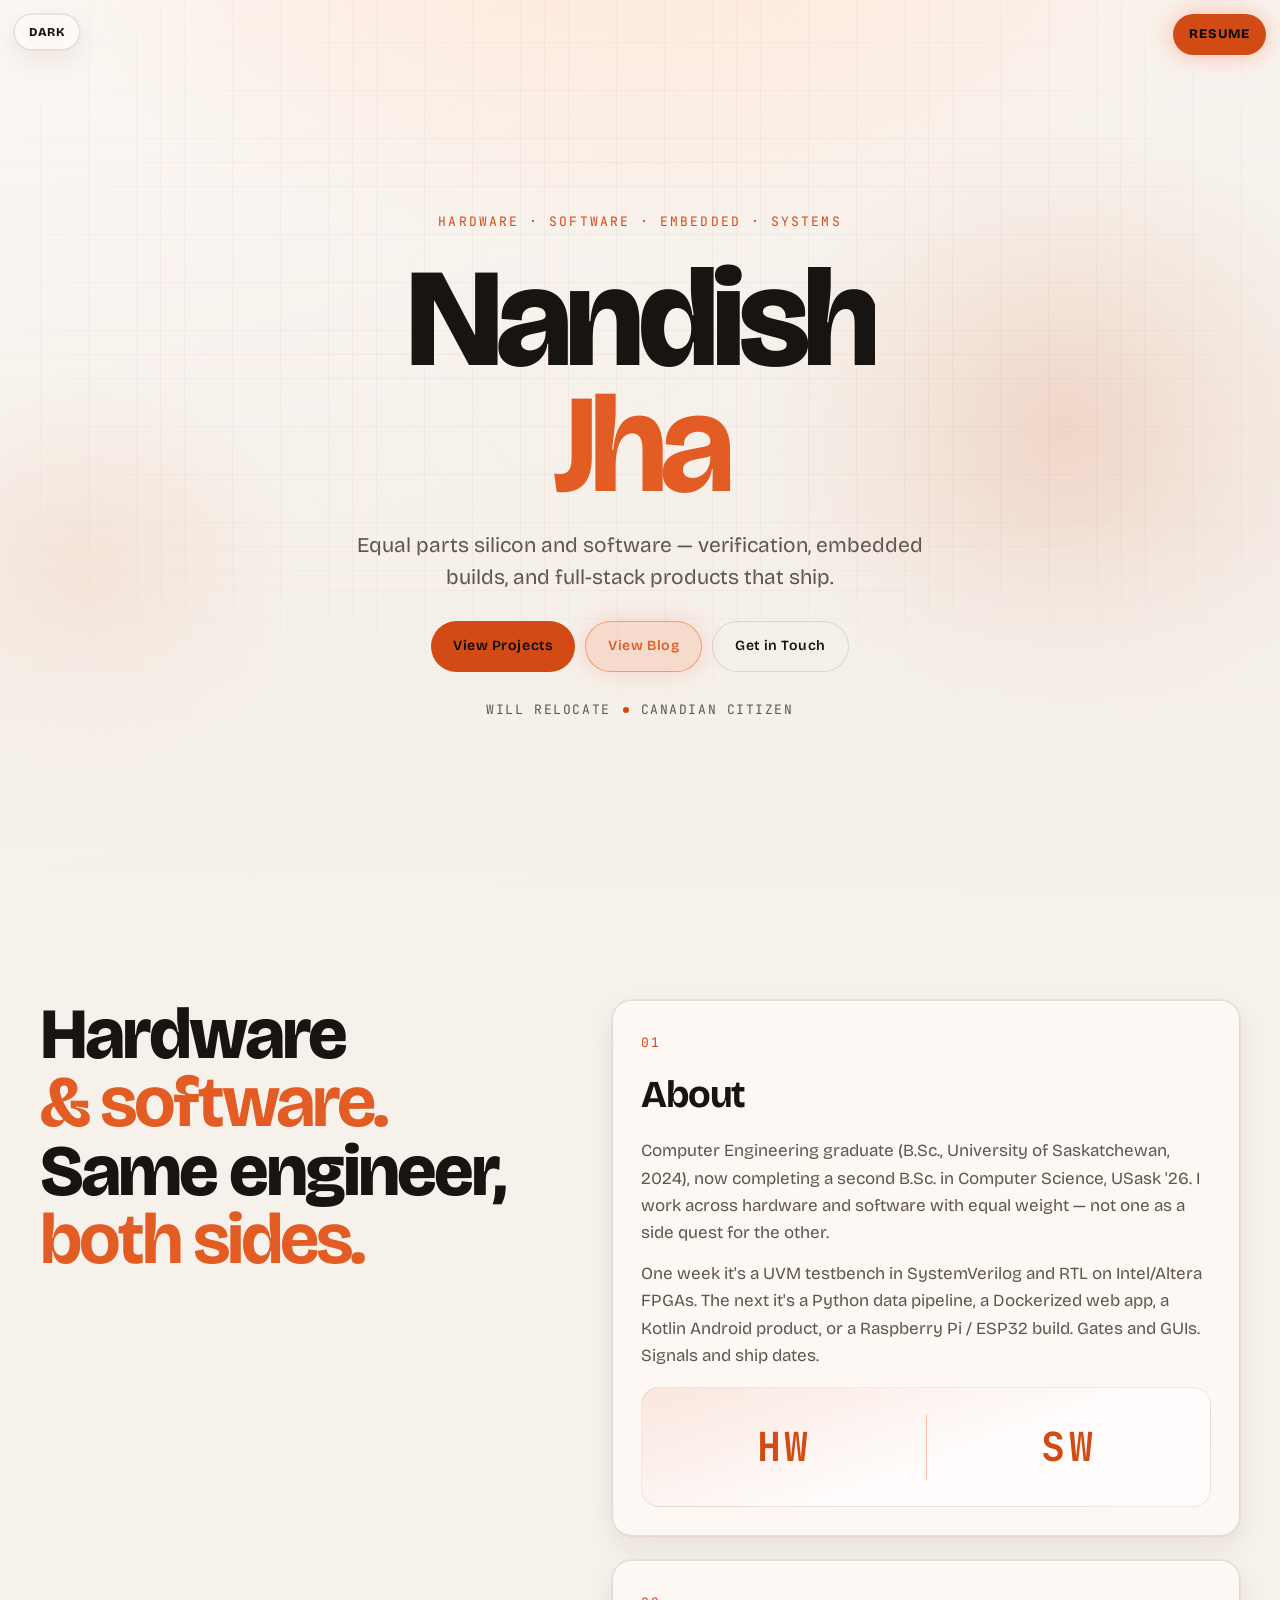
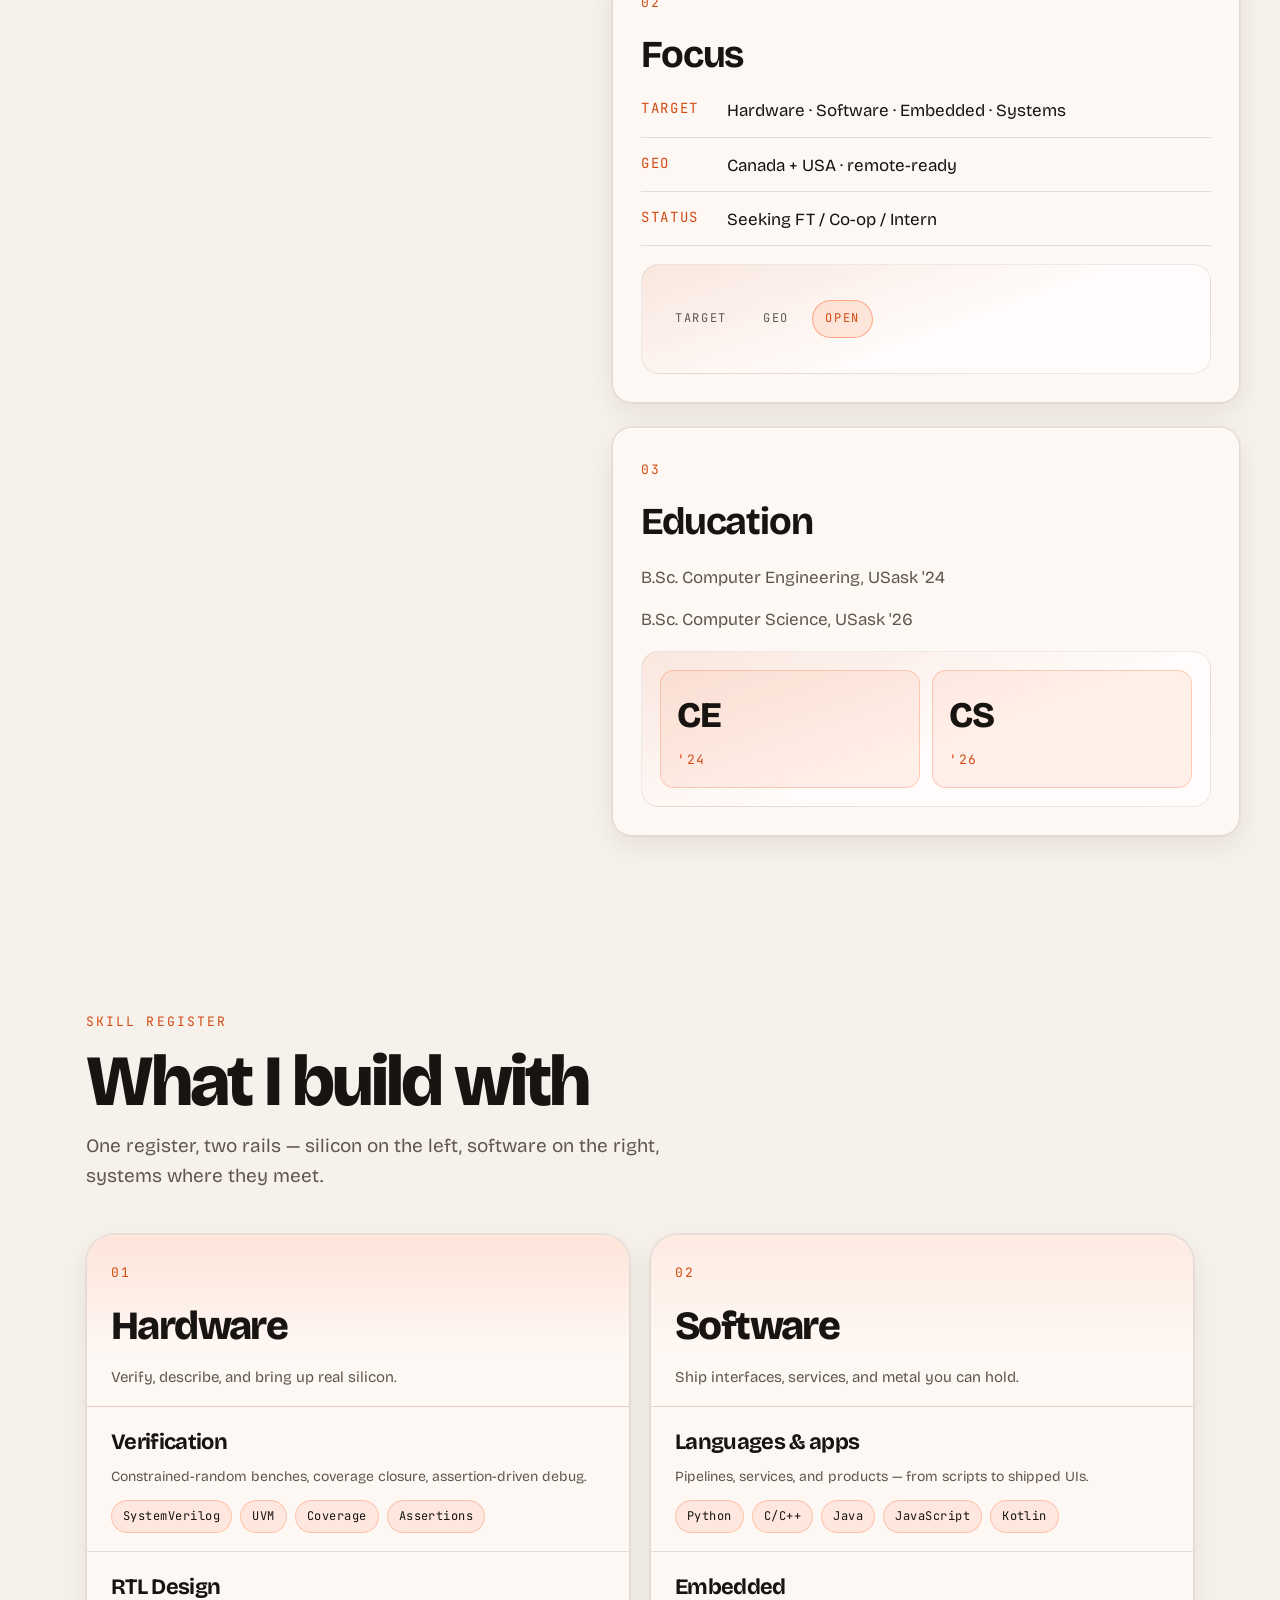
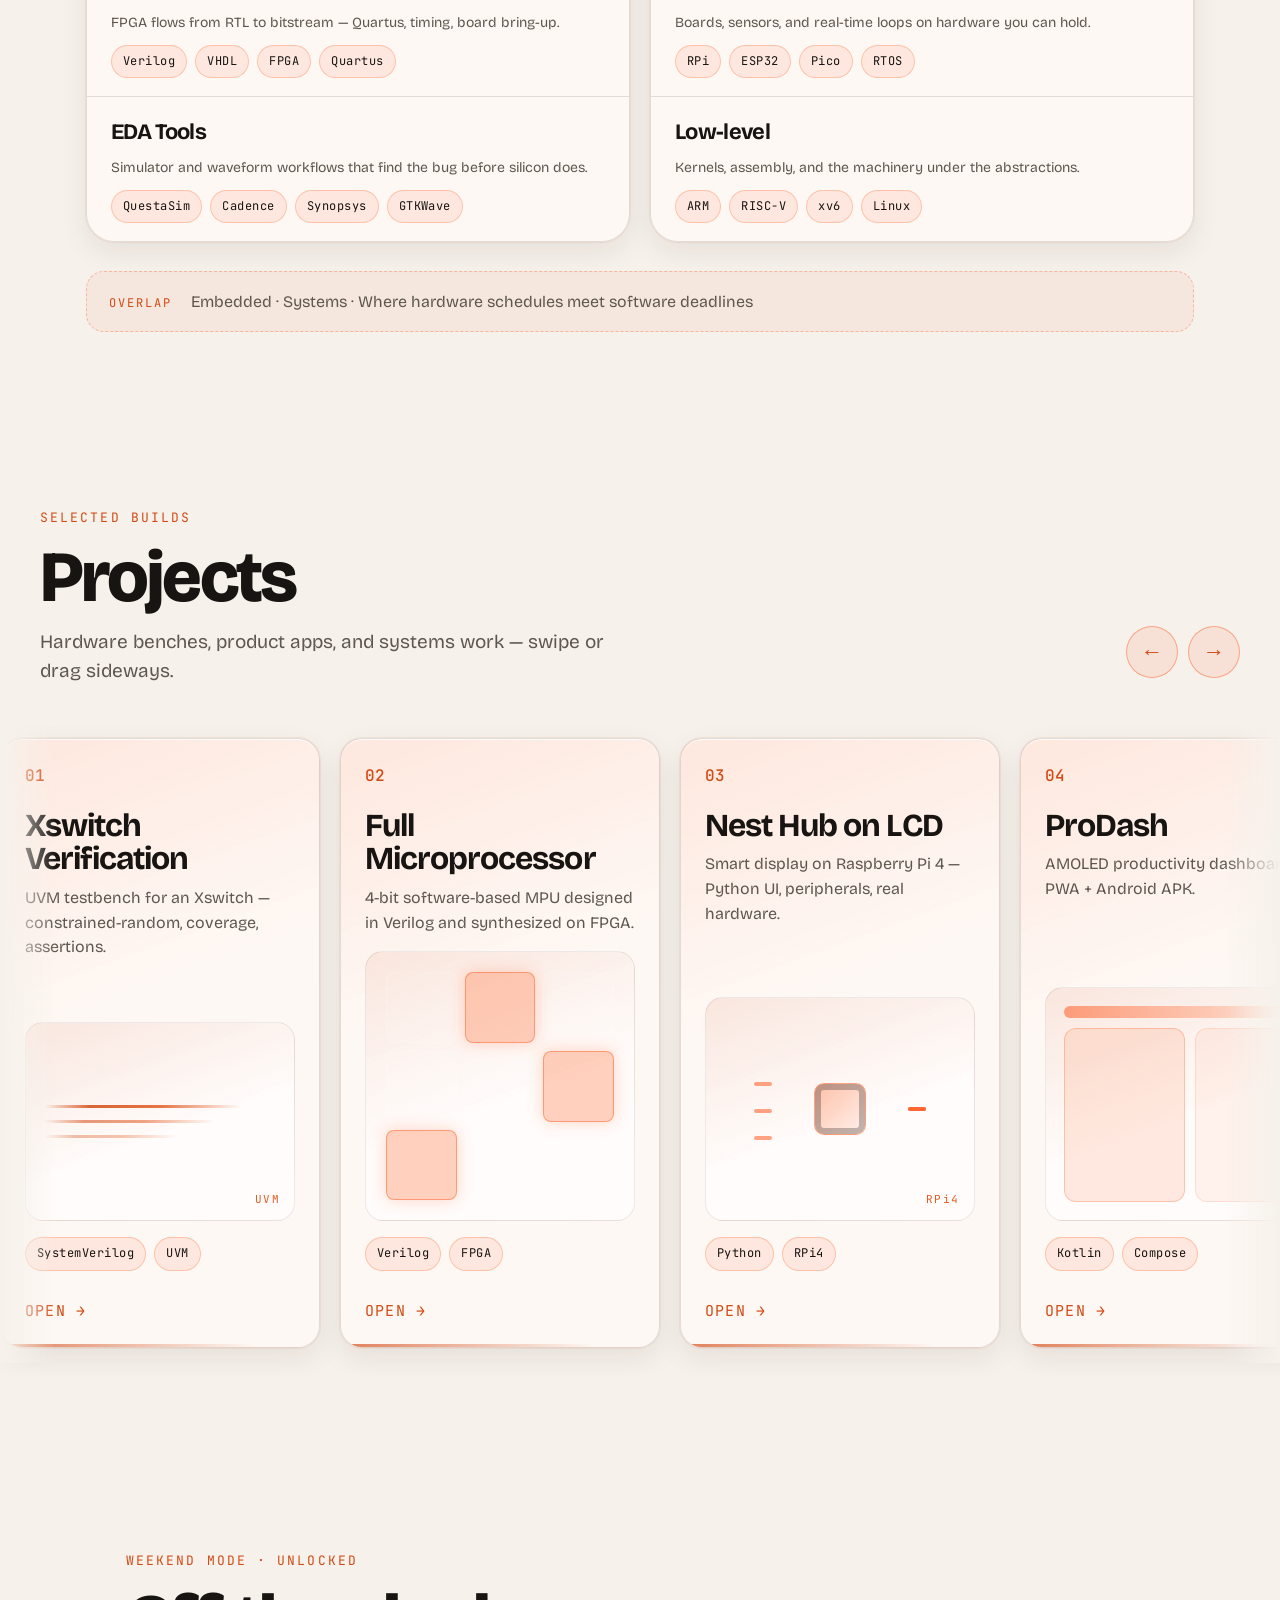
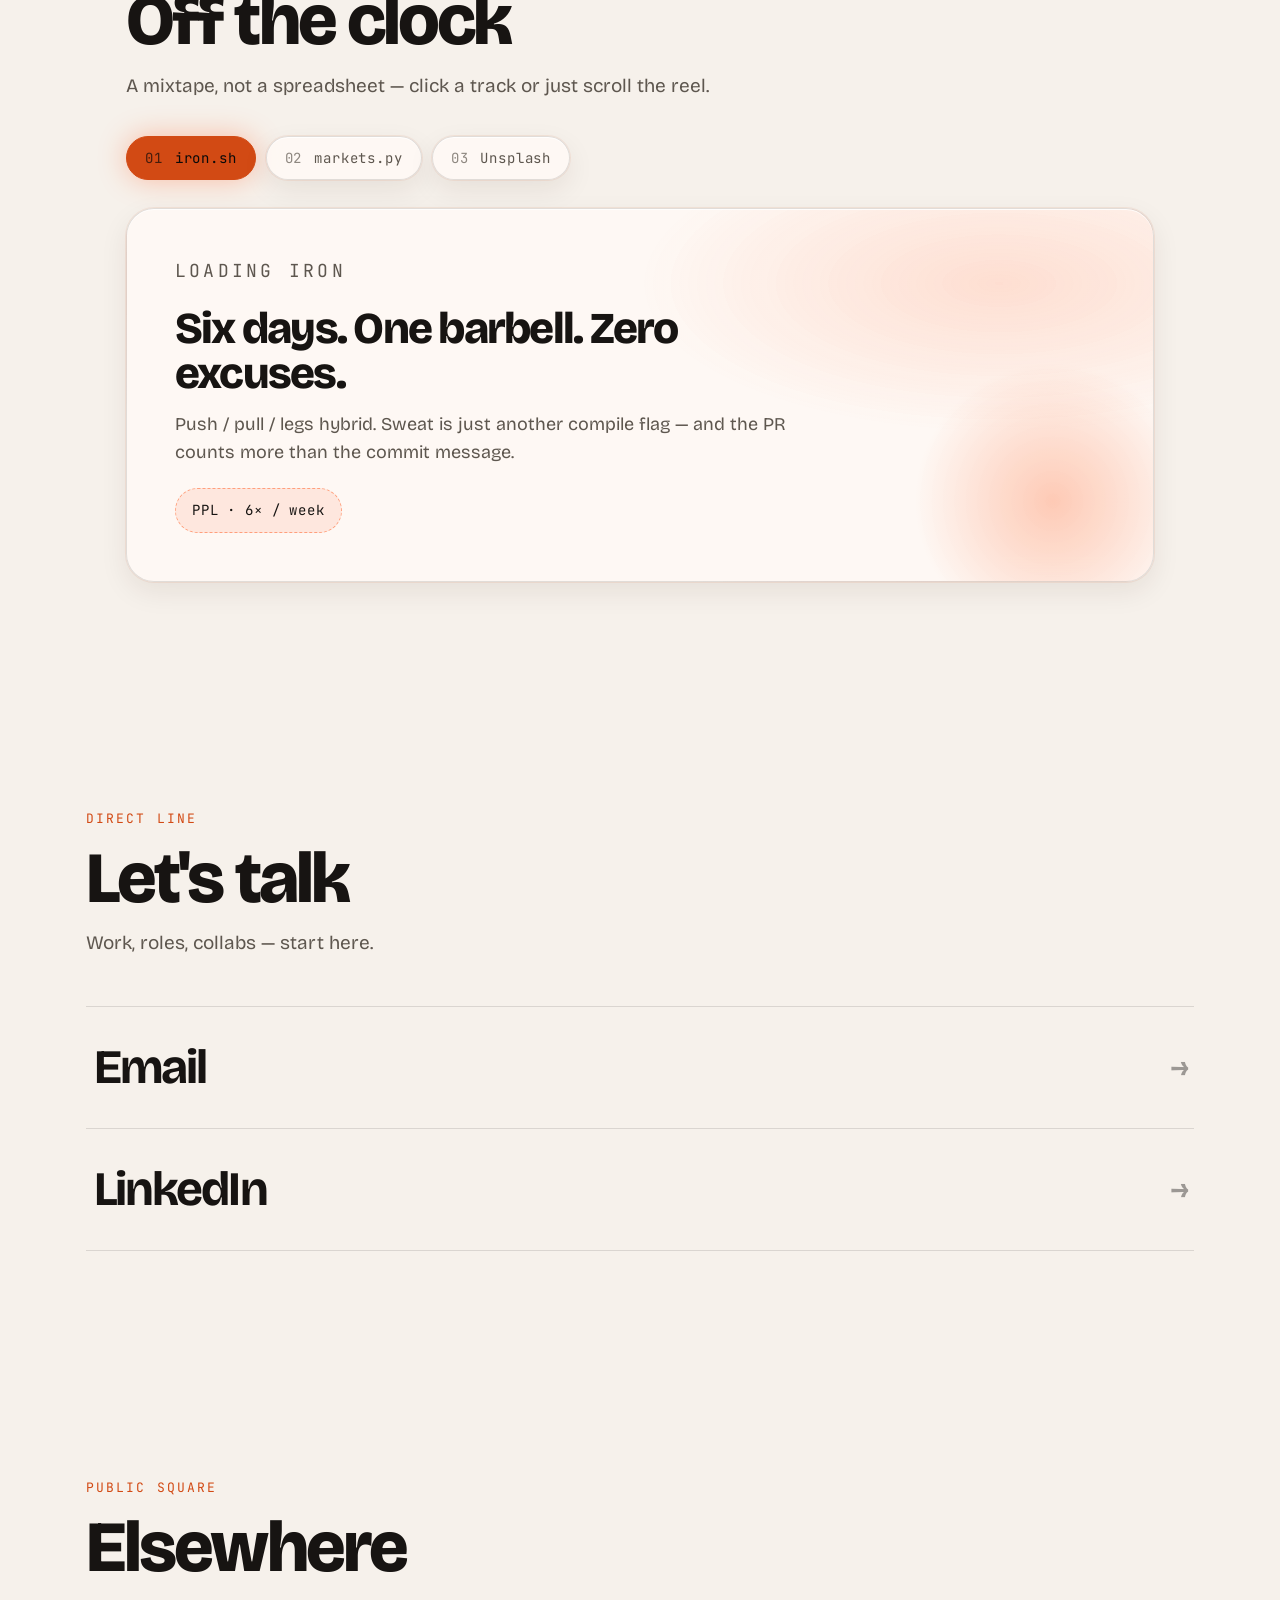
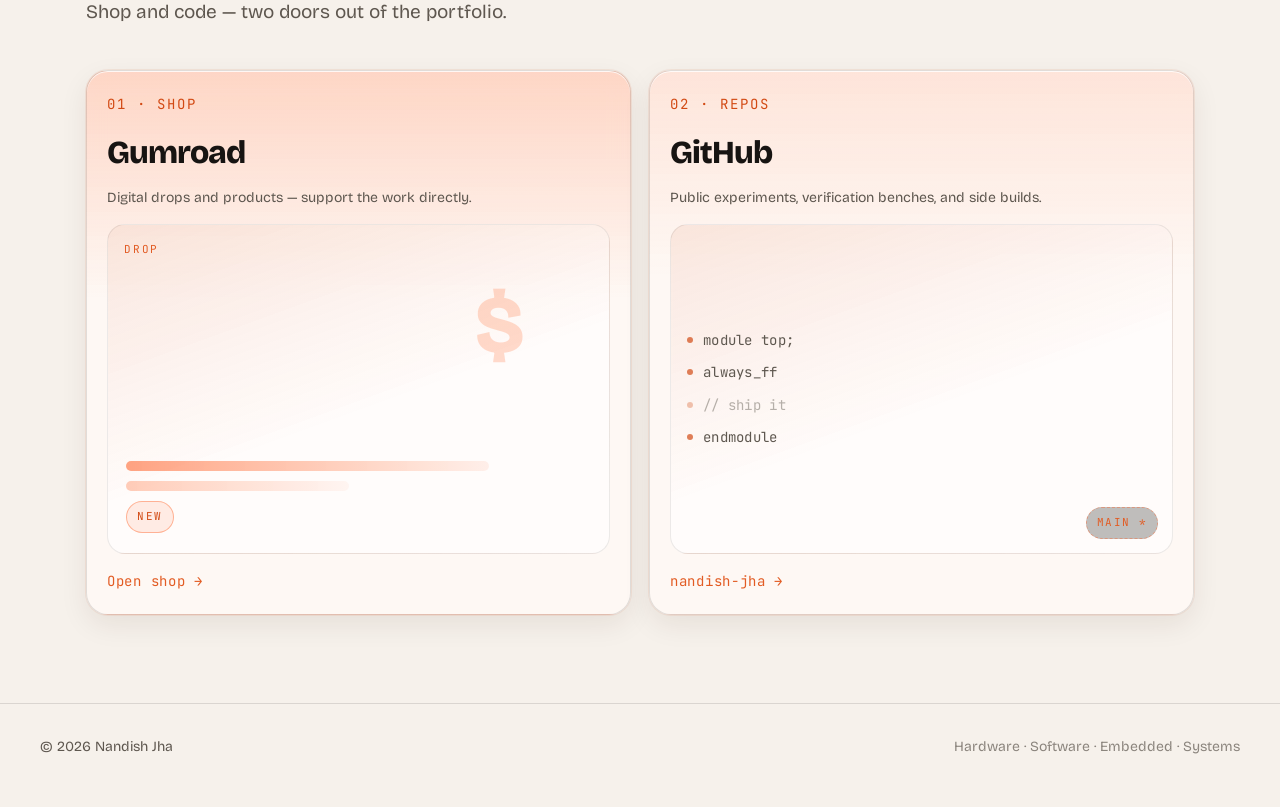
<file: index.html>
<!DOCTYPE html>
<html lang="en">
<head>
<meta charset="UTF-8" />
<meta name="viewport" content="width=device-width, initial-scale=1.0" />
<script>
(function(){var t="light";try{var s=localStorage.getItem("nj-theme");if(s==="dark"||s==="light")t=s;}catch(e){}document.documentElement.setAttribute("data-theme",t);document.documentElement.style.colorScheme=t;})();
</script>
<title>Nandish Jha — Hardware & Software Engineer</title>
<meta name="description" content="Nandish Jha — Computer Engineering graduate and CS student building across hardware and software: SystemVerilog, UVM, FPGA, embedded, full-stack, and Android." />
<meta property="og:title" content="Nandish Jha — Hardware & Software Engineer" />
<meta property="og:description" content="Hardware · Software · Embedded · Systems. Projects, skills, resume." />
<meta property="og:image" content="https://avatars.githubusercontent.com/u/135614831?v=4" />
<link rel="icon" href="data:image/svg+xml,<svg xmlns='http://www.w3.org/2000/svg' viewBox='0 0 100 100'><text y='80' font-size='80'>▮</text></svg>" />
<link rel="preconnect" href="https://fonts.googleapis.com" />
<link rel="preconnect" href="https://fonts.gstatic.com" crossorigin />
<link href="https://fonts.googleapis.com/css2?family=Bricolage+Grotesque:opsz,wght@12..96,400;12..96,600;12..96,700;12..96,800&family=JetBrains+Mono:wght@400;500&display=swap" rel="stylesheet" />
<link rel="stylesheet" href="css/style.css" />
<link rel="stylesheet" href="css/cursor.css" />
</head>
<body>
<div class="site-bg" aria-hidden="true">
  <div class="site-bg-base"></div>
  <div class="site-bg-grid"></div>
  <div class="site-bg-glow site-bg-glow-a"></div>
  <div class="site-bg-glow site-bg-glow-b"></div>
  <div class="site-bg-rings"></div>
  <div class="site-bg-horizon"></div>
</div>

<button class="theme-toggle" type="button" data-theme-toggle aria-label="Switch to dark mode">Dark</button>
<div class="top-actions">
  <a class="resume-float" href="assets/Nandish_Jha_Resume.pdf" target="_blank" rel="noopener">Resume</a>
</div>

<div class="cursor" id="siteCursor" aria-hidden="true">
  <div class="cursor-inner">
    <span class="cursor-dot"></span>
    <span class="cursor-label">Scroll down</span>
  </div>
</div>

<main>
  <!-- INTRO -->
  <section id="intro" class="panel intro">
    <div class="intro-copy">
      <p class="eyebrow reveal">Hardware · Software · Embedded · Systems</p>
      <h1 class="display reveal">
        <span class="line"><span class="line-inner">Nandish</span></span>
        <span class="line"><span class="line-inner italic">Jha</span></span>
      </h1>
      <p class="lede reveal">Equal parts silicon and software — verification, embedded builds, and full-stack products that ship.</p>
      <div class="intro-actions reveal">
        <a class="btn btn-solid" href="#work">View Projects</a>
        <a class="btn btn-blog" href="blog/">View Blog</a>
        <a class="btn btn-ghost" href="#connect">Get in Touch</a>
      </div>
      <div class="meta-row reveal">
        <span>Will Relocate</span>
        <span class="dot"></span>
        <span>Canadian Citizen</span>
      </div>
    </div>
  </section>

  <!-- STORY -->
  <section id="story" class="panel story">
    <div class="story-sticky">
      <h2 class="section-display">
        <span class="reveal">Hardware</span>
        <span class="reveal italic">&amp; software.</span>
        <span class="reveal">Same engineer,</span>
        <span class="reveal italic">both sides.</span>
      </h2>
    </div>
    <div class="story-rail">
      <article class="story-card tilt" data-depth="0.4">
        <span class="card-num">01</span>
        <h3>About</h3>
        <p>Computer Engineering graduate (B.Sc., University of Saskatchewan, 2024), now completing a second B.Sc. in Computer Science, USask '26. I work across hardware and software with equal weight — not one as a side quest for the other.</p>
        <p>One week it's a UVM testbench in SystemVerilog and RTL on Intel/Altera FPGAs. The next it's a Python data pipeline, a Dockerized web app, a Kotlin Android product, or a Raspberry Pi / ESP32 build. Gates and GUIs. Signals and ship dates.</p>
        <div class="card-art art-dual" aria-hidden="true">
          <span class="art-half">HW</span>
          <span class="art-split"></span>
          <span class="art-half">SW</span>
        </div>
      </article>
      <article class="story-card tilt" data-depth="0.55">
        <span class="card-num">02</span>
        <h3>Focus</h3>
        <ul class="focus-list">
          <li><em>Target</em> Hardware · Software · Embedded · Systems</li>
          <li><em>Geo</em> Canada + USA · remote-ready</li>
          <li><em>Status</em> Seeking FT / Co-op / Intern</li>
        </ul>
        <div class="card-art art-focus" aria-hidden="true">
          <span class="art-pill">TARGET</span>
          <span class="art-pill">GEO</span>
          <span class="art-pill art-pill-live">OPEN</span>
        </div>
      </article>
      <article class="story-card tilt" data-depth="0.7">
        <span class="card-num">03</span>
        <h3>Education</h3>
        <p>B.Sc. Computer Engineering, USask '24</p>
        <p>B.Sc. Computer Science, USask '26</p>
        <div class="card-art art-edu" aria-hidden="true">
          <span class="art-degree"><b>CE</b><i>'24</i></span>
          <span class="art-degree"><b>CS</b><i>'26</i></span>
        </div>
      </article>
    </div>
  </section>

  <!-- CRAFT / SKILLS — dual ledger -->
  <section id="craft" class="panel craft">
    <div class="panel-head">
      <p class="eyebrow reveal">Skill register</p>
      <h2 class="section-display reveal">What I build with</h2>
      <p class="panel-lede reveal">One register, two rails — silicon on the left, software on the right, systems where they meet.</p>
    </div>

    <div class="craft-ledger">
      <div class="craft-rail tilt" data-depth="0.35">
        <div class="craft-rail-head">
          <span class="craft-rail-num">01</span>
          <h3>Hardware</h3>
          <p>Verify, describe, and bring up real silicon.</p>
        </div>
        <div class="craft-rows">
          <article class="craft-row">
            <div class="craft-row-copy">
              <h4>Verification</h4>
              <p>Constrained-random benches, coverage closure, assertion-driven debug.</p>
            </div>
            <div class="tag-row">
              <span>SystemVerilog</span><span>UVM</span><span>Coverage</span><span>Assertions</span>
            </div>
          </article>
          <article class="craft-row">
            <div class="craft-row-copy">
              <h4>RTL Design</h4>
              <p>FPGA flows from RTL to bitstream — Quartus, timing, board bring-up.</p>
            </div>
            <div class="tag-row">
              <span>Verilog</span><span>VHDL</span><span>FPGA</span><span>Quartus</span>
            </div>
          </article>
          <article class="craft-row">
            <div class="craft-row-copy">
              <h4>EDA Tools</h4>
              <p>Simulator and waveform workflows that find the bug before silicon does.</p>
            </div>
            <div class="tag-row">
              <span>QuestaSim</span><span>Cadence</span><span>Synopsys</span><span>GTKWave</span>
            </div>
          </article>
        </div>
      </div>

      <div class="craft-rail tilt" data-depth="0.45">
        <div class="craft-rail-head">
          <span class="craft-rail-num">02</span>
          <h3>Software</h3>
          <p>Ship interfaces, services, and metal you can hold.</p>
        </div>
        <div class="craft-rows">
          <article class="craft-row">
            <div class="craft-row-copy">
              <h4>Languages &amp; apps</h4>
              <p>Pipelines, services, and products — from scripts to shipped UIs.</p>
            </div>
            <div class="tag-row">
              <span>Python</span><span>C/C++</span><span>Java</span><span>JavaScript</span><span>Kotlin</span>
            </div>
          </article>
          <article class="craft-row">
            <div class="craft-row-copy">
              <h4>Embedded</h4>
              <p>Boards, sensors, and real-time loops on hardware you can hold.</p>
            </div>
            <div class="tag-row">
              <span>RPi</span><span>ESP32</span><span>Pico</span><span>RTOS</span>
            </div>
          </article>
          <article class="craft-row">
            <div class="craft-row-copy">
              <h4>Low-level</h4>
              <p>Kernels, assembly, and the machinery under the abstractions.</p>
            </div>
            <div class="tag-row">
              <span>ARM</span><span>RISC-V</span><span>xv6</span><span>Linux</span>
            </div>
          </article>
        </div>
      </div>
    </div>

    <p class="craft-bridge reveal">
      <span>Overlap</span>
      Embedded · Systems · Where hardware schedules meet software deadlines
    </p>
  </section>

  <!-- WORK -->
  <section id="work" class="panel work">
    <div class="work-head">
      <div class="panel-head">
        <p class="eyebrow reveal">Selected builds</p>
        <h2 class="section-display reveal">Projects</h2>
        <p class="panel-lede reveal">Hardware benches, product apps, and systems work — swipe or drag sideways.</p>
      </div>
      <div class="work-controls reveal">
        <button type="button" class="work-nav" id="workPrev" aria-label="Previous projects">←</button>
        <button type="button" class="work-nav" id="workNext" aria-label="Next projects">→</button>
      </div>
    </div>
    <div class="work-rail-wrap">
      <div class="work-list" id="workList" tabindex="0" aria-label="Project carousel">
        <a class="work-item tilt" data-depth="0.5" href="https://github.com/nandish-jha/xswitch-verification" target="_blank" rel="noopener">
          <span class="work-idx">01</span>
          <h3>Xswitch Verification</h3>
          <p>UVM testbench for an Xswitch — constrained-random, coverage, assertions.</p>
          <div class="card-art art-wave" aria-hidden="true">
            <span class="art-wave-line"></span>
            <span class="art-wave-line"></span>
            <span class="art-wave-line"></span>
            <span class="art-cov">UVM</span>
          </div>
          <div class="tag-row">
            <span>SystemVerilog</span><span>UVM</span>
          </div>
          <span class="work-go">Open →</span>
        </a>
        <a class="work-item tilt" data-depth="0.55" href="https://github.com/nandish-jha/full_microprocessor" target="_blank" rel="noopener">
          <span class="work-idx">02</span>
          <h3>Full Microprocessor</h3>
          <p>4-bit software-based MPU designed in Verilog and synthesized on FPGA.</p>
          <div class="card-art art-fpga" aria-hidden="true">
            <span class="art-cell"></span><span class="art-cell art-cell-hot"></span><span class="art-cell"></span>
            <span class="art-cell"></span><span class="art-cell"></span><span class="art-cell art-cell-hot"></span>
            <span class="art-cell art-cell-hot"></span><span class="art-cell"></span><span class="art-cell"></span>
          </div>
          <div class="tag-row">
            <span>Verilog</span><span>FPGA</span>
          </div>
          <span class="work-go">Open →</span>
        </a>
        <a class="work-item tilt" data-depth="0.5" href="https://github.com/nandish-jha/nest_hub_on_LCD" target="_blank" rel="noopener">
          <span class="work-idx">03</span>
          <h3>Nest Hub on LCD</h3>
          <p>Smart display on Raspberry Pi 4 — Python UI, peripherals, real hardware.</p>
          <div class="card-art art-board" aria-hidden="true">
            <span class="art-chip-ic"></span>
            <span class="art-pin"></span><span class="art-pin"></span><span class="art-pin"></span>
            <span class="art-pin art-pin-r"></span><span class="art-pin art-pin-r"></span><span class="art-pin art-pin-r"></span>
            <span class="art-label-sm">RPi4</span>
          </div>
          <div class="tag-row">
            <span>Python</span><span>RPi4</span>
          </div>
          <span class="work-go">Open →</span>
        </a>
        <a class="work-item tilt" data-depth="0.6" href="https://github.com/nandish-jha/boop-app" target="_blank" rel="noopener">
          <span class="work-idx">04</span>
          <h3>ProDash</h3>
          <p>AMOLED productivity dashboard — PWA + Android APK.</p>
          <div class="card-art art-ui" aria-hidden="true">
            <span class="art-ui-bar"></span>
            <span class="art-ui-tile"></span>
            <span class="art-ui-tile art-ui-tile-sm"></span>
          </div>
          <div class="tag-row">
            <span>Kotlin</span><span>Compose</span>
          </div>
          <span class="work-go">Open →</span>
        </a>
        <a class="work-item tilt" data-depth="0.55" href="https://github.com/nandish-jha/discord_light_chat_web_app" target="_blank" rel="noopener">
          <span class="work-idx">05</span>
          <h3>Discord Light</h3>
          <p>Real-time web socializing platform, containerized with Docker.</p>
          <div class="card-art art-code" aria-hidden="true">
            <span class="art-line"><i></i>socket.on(</span>
            <span class="art-line"><i></i>&nbsp;&nbsp;"msg"</span>
            <span class="art-line art-line-dim"><i></i>)</span>
            <span class="art-badge">docker</span>
          </div>
          <div class="tag-row">
            <span>JavaScript</span><span>Docker</span>
          </div>
          <span class="work-go">Open →</span>
        </a>
        <a class="work-item tilt" data-depth="0.45" href="https://github.com/nandish-jha/LogLens" target="_blank" rel="noopener">
          <span class="work-idx">06</span>
          <h3>LogLens</h3>
          <p>Structured log file parser built in Perl.</p>
          <div class="card-art art-hex" aria-hidden="true">
            <span class="art-hex-row">INFO  ready</span>
            <span class="art-hex-row">WARN  retry</span>
            <span class="art-hex-row art-line-dim">DONE  ok</span>
          </div>
          <div class="tag-row">
            <span>Perl</span>
          </div>
          <span class="work-go">Open →</span>
        </a>
      </div>
    </div>
  </section>

  <!-- LIFE — unique weekend reel (not a card grid) -->
  <section id="life" class="panel life">
    <div class="life-intro">
      <p class="eyebrow reveal">Weekend mode · unlocked</p>
      <h2 class="section-display reveal">Off the clock</h2>
      <p class="panel-lede reveal">A mixtape, not a spreadsheet — click a track or just scroll the reel.</p>
    </div>
    <div class="life-reel" id="lifeReel">
      <button type="button" class="life-track is-active" data-life="0">
        <span class="life-track-num">01</span>
        <span class="life-track-name">iron.sh</span>
      </button>
      <button type="button" class="life-track" data-life="1">
        <span class="life-track-num">02</span>
        <span class="life-track-name">markets.py</span>
      </button>
      <button type="button" class="life-track" data-life="2">
        <span class="life-track-num">03</span>
        <span class="life-track-name">Unsplash</span>
      </button>
    </div>
    <div class="life-stage tilt" data-depth="0.4">
      <article class="life-feature is-active" data-life-panel="0">
        <p class="life-kicker">LOADING IRON</p>
        <h3>Six days. One barbell. Zero excuses.</h3>
        <p>Push / pull / legs hybrid. Sweat is just another compile flag — and the PR counts more than the commit message.</p>
        <span class="life-chip">PPL · 6× / week</span>
      </article>
      <article class="life-feature" data-life-panel="1">
        <p class="life-kicker">RISK.PY</p>
        <h3>Options, the slow correct way.</h3>
        <p>Manage the downside first. Upside is a nice-to-have. Markets as a long-running experiment, not a dopamine slot.</p>
        <span class="life-chip">Long-term · curious</span>
      </article>
      <article class="life-feature" data-life-panel="2">
        <p class="life-kicker">OPEN SHUTTER</p>
        <h3>Street, stone, quiet light.</h3>
        <p>Photos that don't need a caption to breathe — shared free on Unsplash for anyone who wants them.</p>
        <a class="life-link" href="https://unsplash.com/@da_minimal_guy" target="_blank" rel="noopener">Browse the feed →</a>
      </article>
      <div class="life-orb" aria-hidden="true"></div>
    </div>
  </section>

  <!-- CONNECT — professional only -->
  <section id="connect" class="panel connect">
    <div class="connect-inner">
      <p class="eyebrow reveal">Direct line</p>
      <h2 class="section-display reveal">Let's talk</h2>
      <p class="panel-lede reveal">Work, roles, collabs — start here.</p>
      <div class="connect-list">
        <a class="connect-link tilt" data-depth="0.3" id="emailLink" href="#">
          <span>Email</span>
          <span class="connect-arrow">→</span>
        </a>
        <a class="connect-link tilt" data-depth="0.35" href="https://www.linkedin.com/in/nandish-jha/" target="_blank" rel="noopener">
          <span>LinkedIn</span>
          <span class="connect-arrow">→</span>
        </a>
      </div>
    </div>
  </section>

  <!-- ELSEWHERE — square 2×1 -->
  <section id="elsewhere" class="panel elsewhere">
    <div class="panel-head">
      <p class="eyebrow reveal">Public square</p>
      <h2 class="section-display reveal">Elsewhere</h2>
      <p class="panel-lede reveal">Shop and code — two doors out of the portfolio.</p>
    </div>
    <div class="elsewhere-row">
      <a class="elsewhere-poster tilt" data-depth="0.55" href="https://nandishjha.gumroad.com/" target="_blank" rel="noopener">
        <span class="elsewhere-kicker">01 · SHOP</span>
        <h3>Gumroad</h3>
        <p>Digital drops and products — support the work directly.</p>
        <div class="card-art art-shop" aria-hidden="true">
          <span class="art-tag">DROP</span>
          <span class="art-price">$</span>
          <span class="art-bar"></span>
          <span class="art-bar art-bar-short"></span>
          <span class="art-chip">NEW</span>
        </div>
        <span class="elsewhere-go">Open shop →</span>
      </a>
      <a class="elsewhere-poster tilt" data-depth="0.5" href="https://github.com/nandish-jha" target="_blank" rel="noopener">
        <span class="elsewhere-kicker">02 · REPOS</span>
        <h3>GitHub</h3>
        <p>Public experiments, verification benches, and side builds.</p>
        <div class="card-art art-code" aria-hidden="true">
          <span class="art-line"><i></i>module top;</span>
          <span class="art-line"><i></i>always_ff</span>
          <span class="art-line art-line-dim"><i></i>// ship it</span>
          <span class="art-line"><i></i>endmodule</span>
          <span class="art-badge">main *</span>
        </div>
        <span class="elsewhere-go">nandish-jha →</span>
      </a>
    </div>
  </section>

  <footer class="site-foot">
    <span>© <span id="year"></span> Nandish Jha</span>
    <span class="muted">Hardware · Software · Embedded · Systems</span>
  </footer>
</main>

<script src="js/theme.js"></script>
<script src="js/cursor.js"></script>
<script type="module" src="js/main.js"></script>
</body>
</html>
</file>
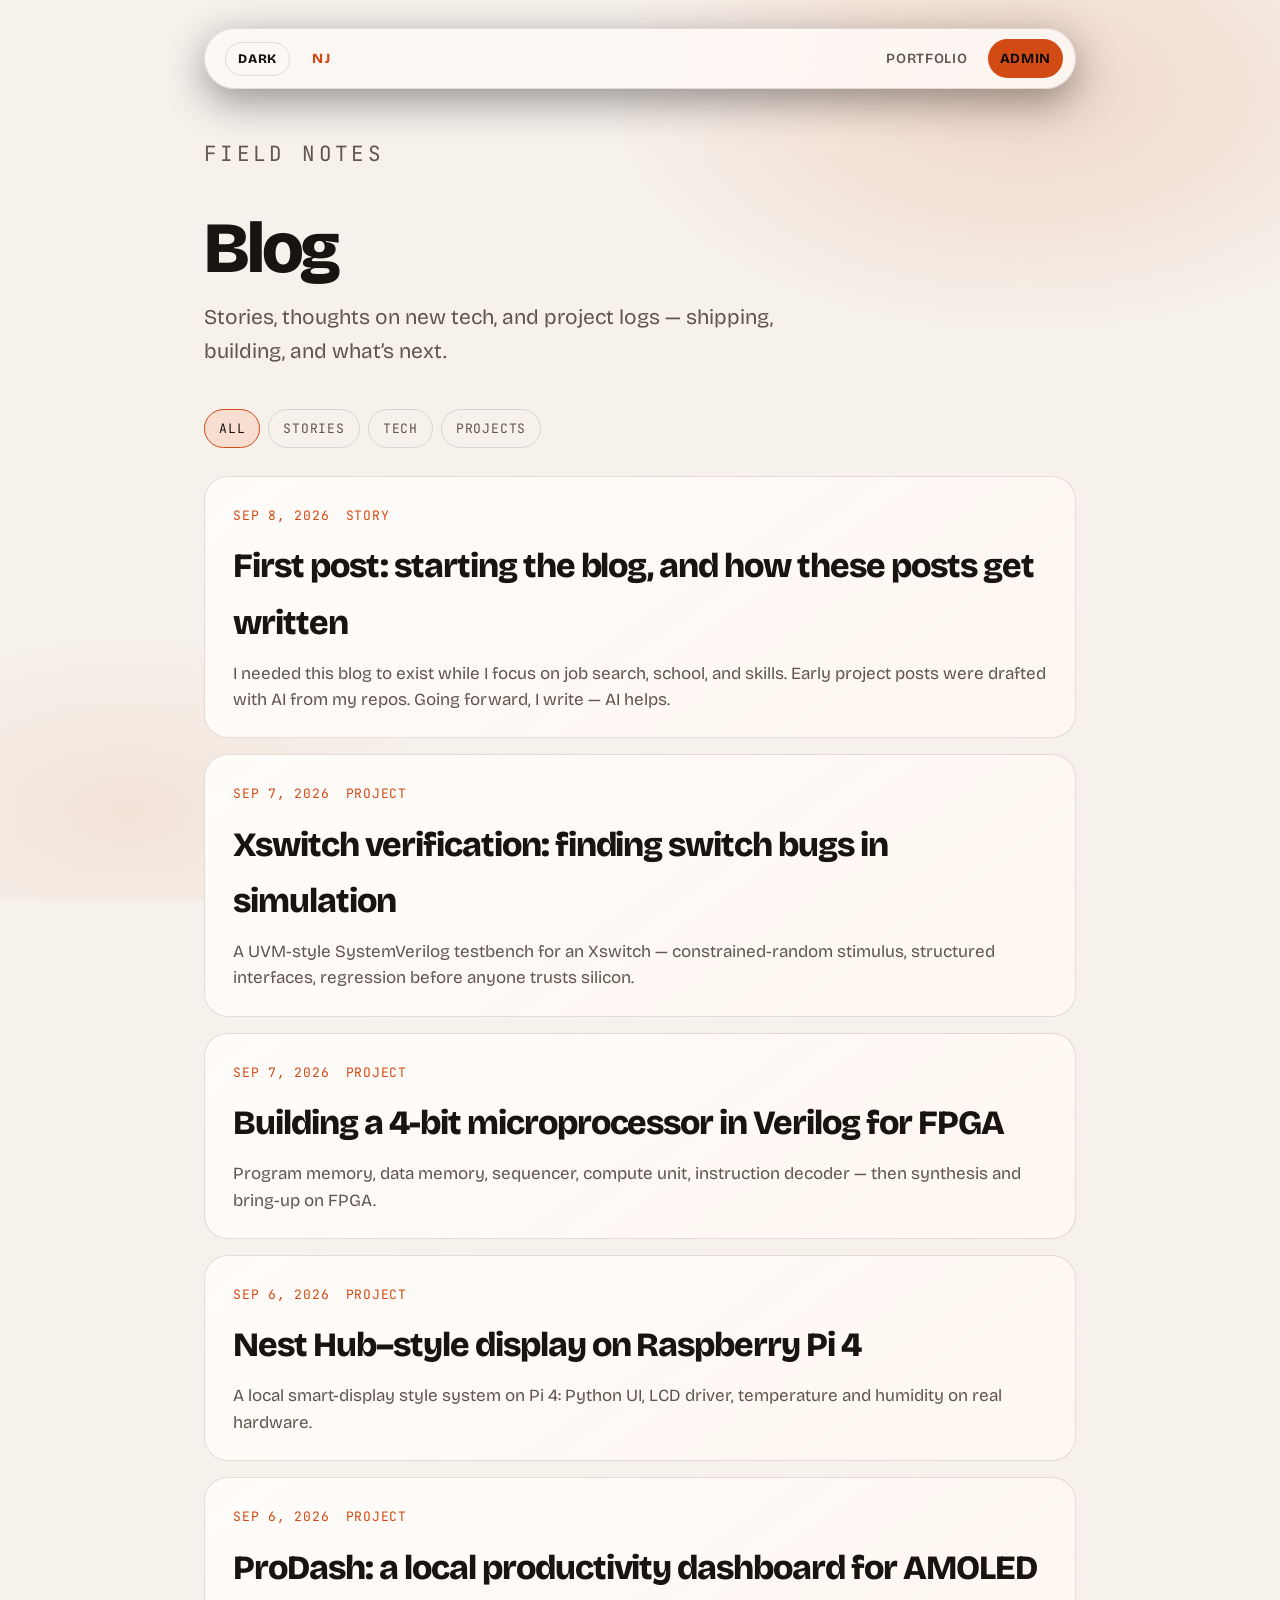
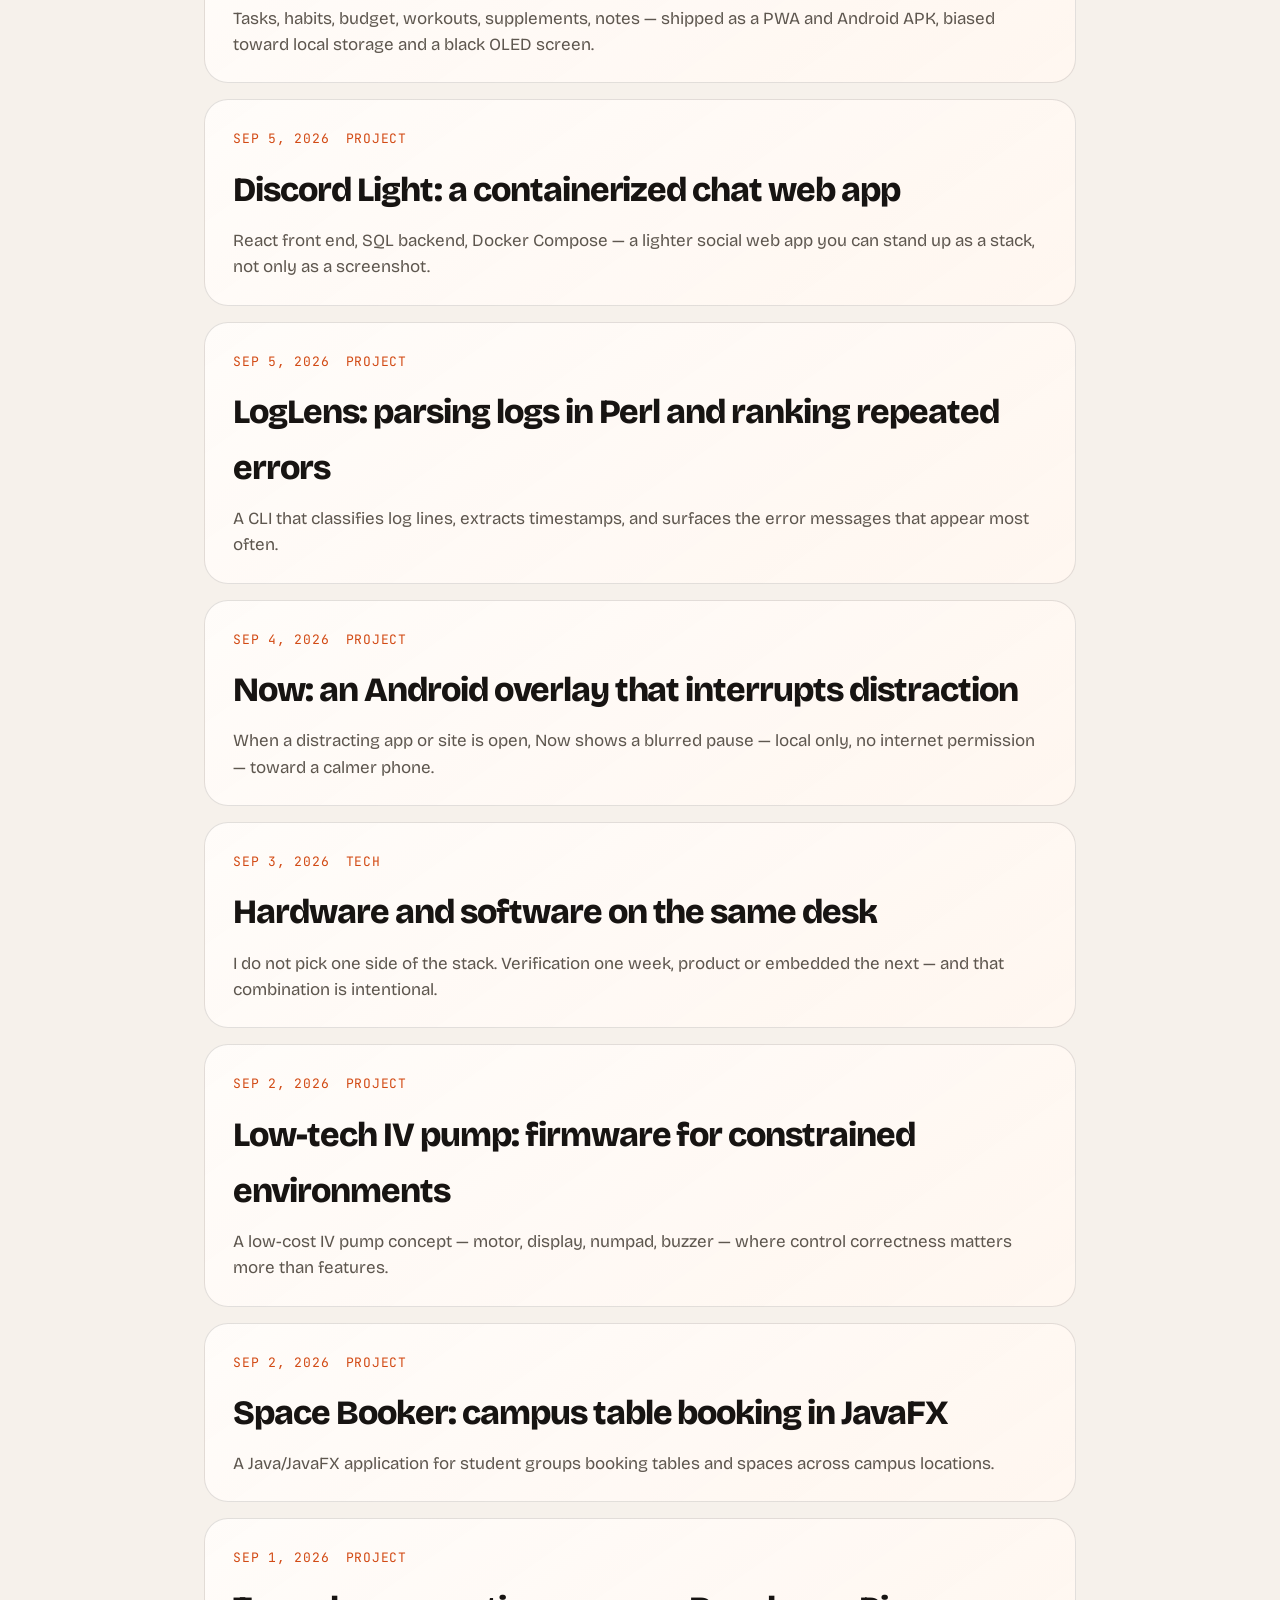
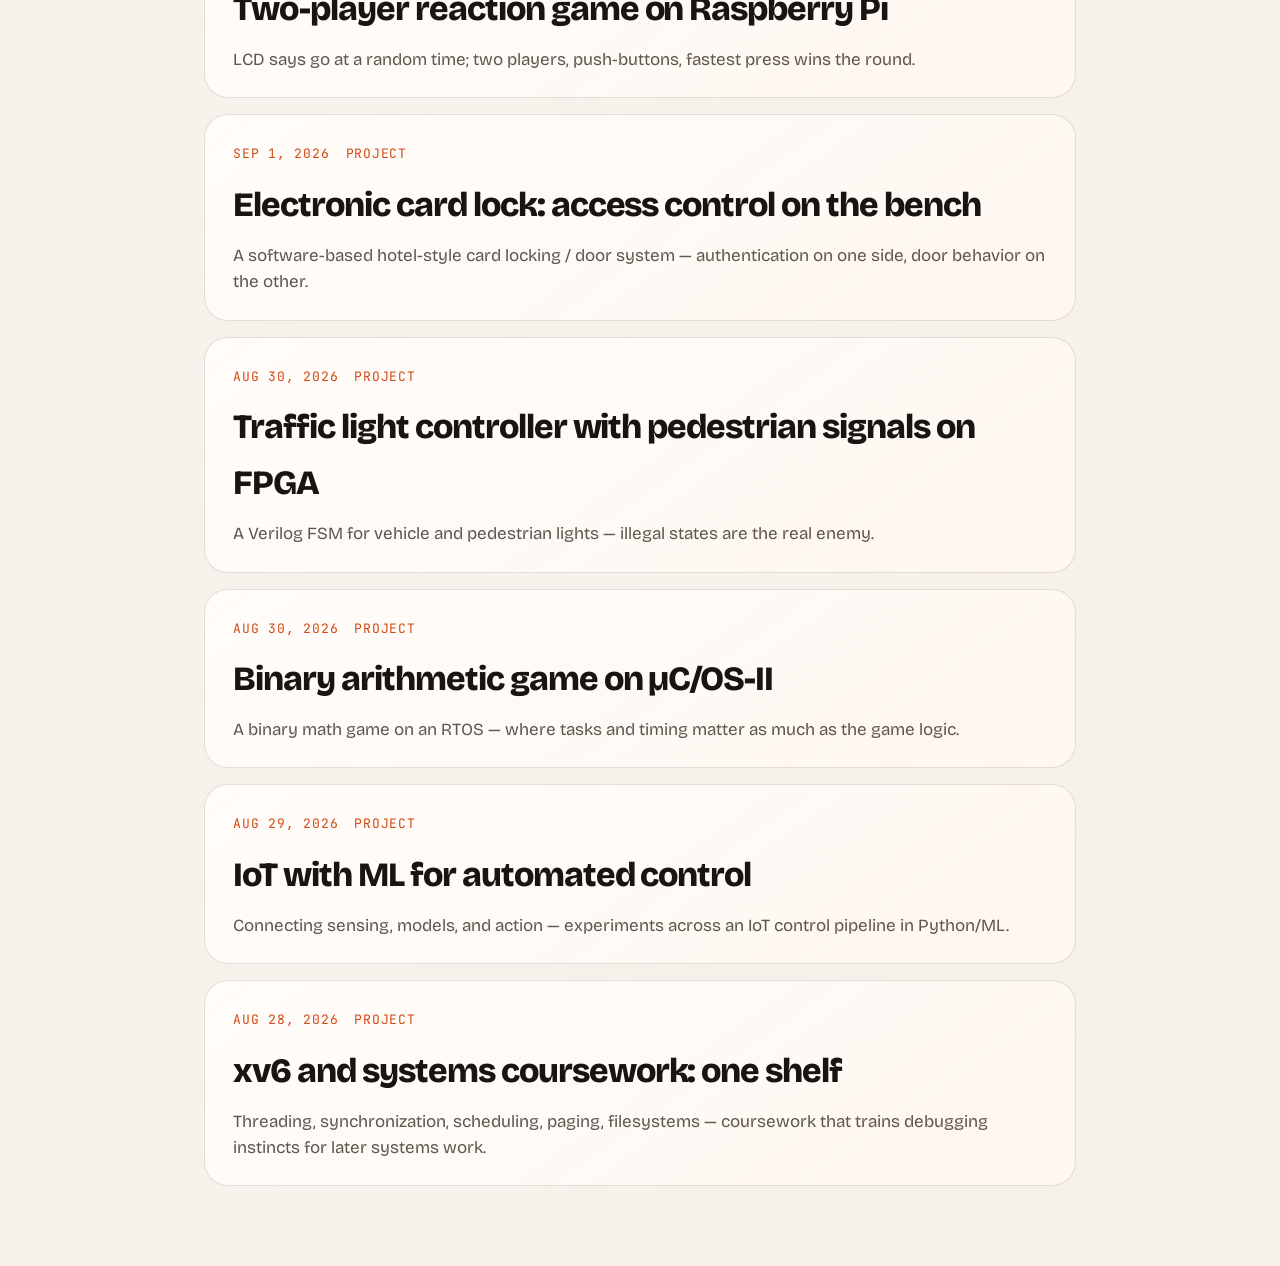
<file: blog/index.html>
<!DOCTYPE html>
<html lang="en">
<head>
<meta charset="UTF-8" />
<meta name="viewport" content="width=device-width, initial-scale=1.0" />
<script>
(function(){var t="light";try{var s=localStorage.getItem("nj-theme");if(s==="dark"||s==="light")t=s;}catch(e){}document.documentElement.setAttribute("data-theme",t);document.documentElement.style.colorScheme=t;})();
</script>
<title>Blog — Nandish Jha</title>
<meta name="description" content="Stories, tech notes, and project logs from Nandish Jha." />
<link rel="preconnect" href="https://fonts.googleapis.com" />
<link rel="preconnect" href="https://fonts.gstatic.com" crossorigin />
<link href="https://fonts.googleapis.com/css2?family=Bricolage+Grotesque:opsz,wght@12..96,400;12..96,600;12..96,700;12..96,800&family=JetBrains+Mono:wght@400;500&display=swap" rel="stylesheet" />
<link rel="stylesheet" href="css/blog.css" />
<link rel="stylesheet" href="../css/cursor.css" />
</head>
<body>
<div class="cursor" id="siteCursor" aria-hidden="true">
  <div class="cursor-inner">
    <span class="cursor-dot"></span>
  </div>
</div>
<div class="bg" aria-hidden="true"></div>
<div class="shell">
  <header class="blog-nav">
    <div class="nav-left">
      <button class="theme-toggle" type="button" data-theme-toggle aria-label="Switch to dark mode">Dark</button>
      <a class="mark" href="../">NJ</a>
    </div>
    <div class="links">
      <a class="home-link" href="../">Portfolio</a>
      <a href="admin.html" class="admin-link">Admin</a>
    </div>
  </header>

  <section class="hero">
    <p class="eyebrow">Field notes</p>
    <h1>Blog</h1>
    <p>Stories, thoughts on new tech, and project logs — shipping, building, and what’s next.</p>
  </section>

  <div class="filters" id="filters" role="tablist" aria-label="Filter posts">
    <button type="button" class="filter-btn is-active" data-filter="all">All</button>
    <button type="button" class="filter-btn" data-filter="story">Stories</button>
    <button type="button" class="filter-btn" data-filter="tech">Tech</button>
    <button type="button" class="filter-btn" data-filter="project">Projects</button>
  </div>

  <div class="post-list" id="postList" aria-live="polite"></div>
</div>
<script src="../js/theme.js"></script>
<script src="../js/cursor.js"></script>
<script type="module" src="js/index.js"></script>
</body>
</html>
</file>
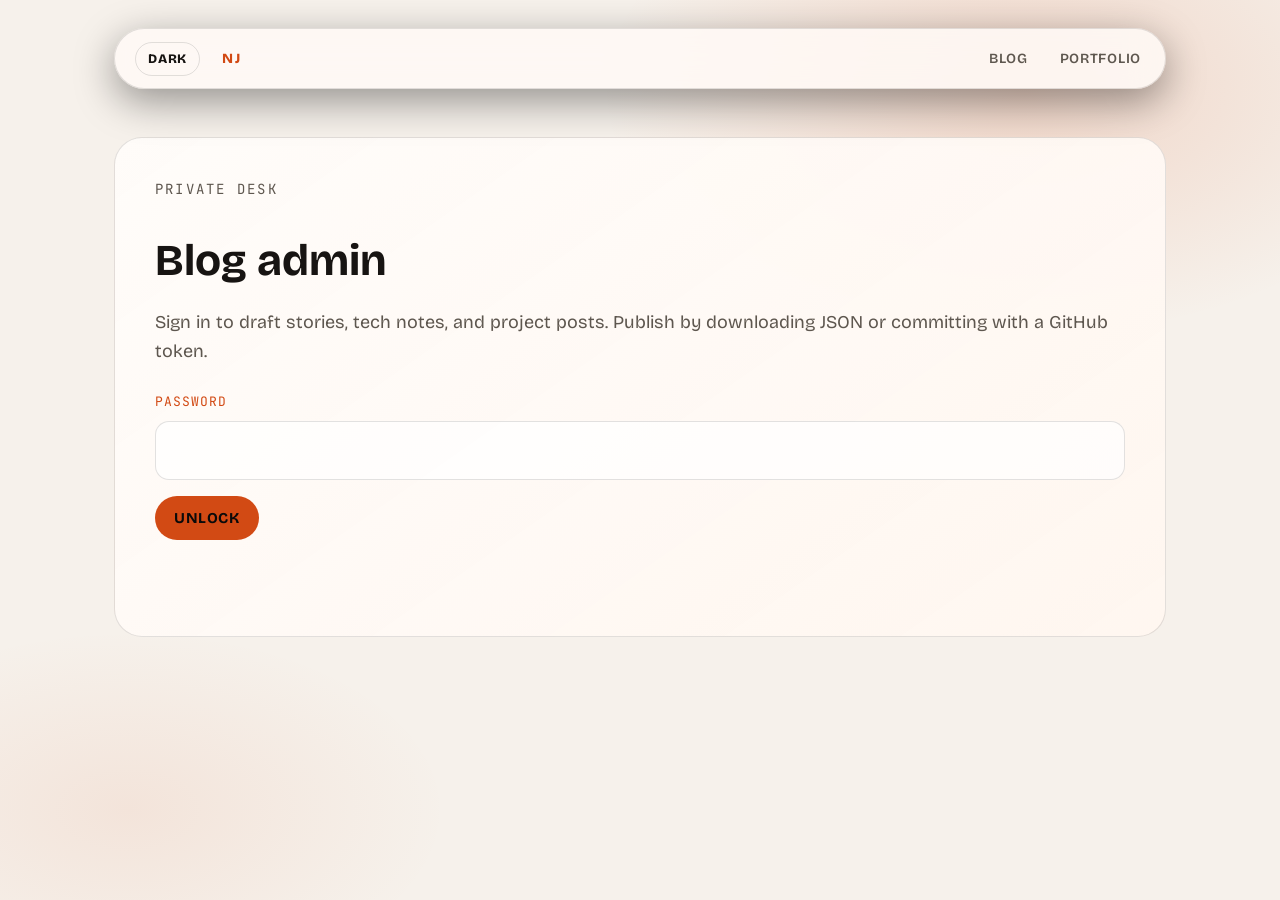
<file: blog/admin.html>
<!DOCTYPE html>
<html lang="en">
<head>
<meta charset="UTF-8" />
<meta name="viewport" content="width=device-width, initial-scale=1.0" />
<script>
(function(){var t="light";try{var s=localStorage.getItem("nj-theme");if(s==="dark"||s==="light")t=s;}catch(e){}document.documentElement.setAttribute("data-theme",t);document.documentElement.style.colorScheme=t;})();
</script>
<title>Blog Admin — Nandish Jha</title>
<meta name="robots" content="noindex" />
<link rel="preconnect" href="https://fonts.googleapis.com" />
<link rel="preconnect" href="https://fonts.gstatic.com" crossorigin />
<link href="https://fonts.googleapis.com/css2?family=Bricolage+Grotesque:opsz,wght@12..96,400;12..96,600;12..96,700;12..96,800&family=JetBrains+Mono:wght@400;500&display=swap" rel="stylesheet" />
<link rel="stylesheet" href="css/blog.css" />
<link rel="stylesheet" href="../css/cursor.css" />
</head>
<body>
<div class="cursor" id="siteCursor" aria-hidden="true">
  <div class="cursor-inner">
    <span class="cursor-dot"></span>
  </div>
</div>
<div class="bg" aria-hidden="true"></div>
<div class="shell admin-shell">
  <header class="blog-nav">
    <div class="nav-left">
      <button class="theme-toggle" type="button" data-theme-toggle aria-label="Switch to dark mode">Dark</button>
      <a class="mark" href="../">NJ</a>
    </div>
    <div class="links">
      <a class="home-link" href="./">Blog</a>
      <a href="../">Portfolio</a>
    </div>
  </header>

  <div id="loginView" class="login-card">
    <p class="eyebrow">Private desk</p>
    <h1>Blog admin</h1>
    <p>Sign in to draft stories, tech notes, and project posts. Publish by downloading JSON or committing with a GitHub token.</p>
    <form id="loginForm">
      <div class="field">
        <label for="password">Password</label>
        <input id="password" type="password" autocomplete="current-password" required />
      </div>
      <div class="btn-row">
        <button class="btn" type="submit">Unlock</button>
      </div>
      <p class="status" id="loginStatus"></p>
    </form>
  </div>

  <div id="adminView" class="admin-panel" hidden>
    <div class="admin-layout">
      <aside class="admin-side">
        <h2>Posts</h2>
        <button type="button" class="btn" id="newPostBtn" style="width:100%;margin-bottom:12px">New post</button>
        <div id="postPicker"></div>
      </aside>

      <div>
        <p class="eyebrow">Editor</p>
        <form id="editorForm">
          <div class="field">
            <label for="title">Title</label>
            <input id="title" required />
          </div>
          <div class="row-2">
            <div class="field">
              <label for="slug">Slug / id</label>
              <input id="slug" required />
            </div>
            <div class="field">
              <label for="date">Date</label>
              <input id="date" type="date" required />
            </div>
          </div>
          <div class="row-2">
            <div class="field">
              <label for="category">Category</label>
              <select id="category">
                <option value="story">Story</option>
                <option value="tech">Tech</option>
                <option value="project">Project</option>
              </select>
            </div>
            <div class="field">
              <label for="tags">Tags (comma-separated)</label>
              <input id="tags" placeholder="fpga, uvm, android" />
            </div>
          </div>
          <div class="field">
            <label for="excerpt">Excerpt</label>
            <input id="excerpt" />
          </div>
          <div class="field">
            <label for="body">Body (Markdown)</label>
            <textarea id="body" placeholder="## Heading&#10;&#10;Write your post…"></textarea>
          </div>
          <label class="check">
            <input type="checkbox" id="published" checked />
            Published (visible on the public blog)
          </label>
          <div class="btn-row">
            <button type="submit" class="btn">Save to list</button>
            <button type="button" class="btn btn-ghost" id="previewBtn">Preview</button>
            <button type="button" class="btn btn-danger" id="deleteBtn">Delete</button>
          </div>
        </form>

        <div class="help">
          <p><strong>Publish to the live site</strong></p>
          <p style="margin-top:8px">1. Download <code>posts.json</code> and commit it to the repo, or</p>
          <p>2. Paste a GitHub personal access token (repo scope) below and push from here.</p>
          <div class="field" style="margin-top:16px">
            <label for="token">GitHub PAT (optional, never stored)</label>
            <input id="token" type="password" autocomplete="off" placeholder="ghp_…" />
          </div>
          <div class="btn-row">
            <button type="button" class="btn" id="downloadBtn">Download posts.json</button>
            <button type="button" class="btn btn-ghost" id="pushBtn">Push to GitHub</button>
            <button type="button" class="btn btn-ghost" id="logoutBtn">Lock desk</button>
          </div>
          <p class="status" id="adminStatus"></p>
        </div>
      </div>
    </div>
  </div>
</div>
<script src="../js/theme.js"></script>
<script src="../js/cursor.js"></script>
<script type="module" src="js/admin.js"></script>
</body>
</html>
</file>
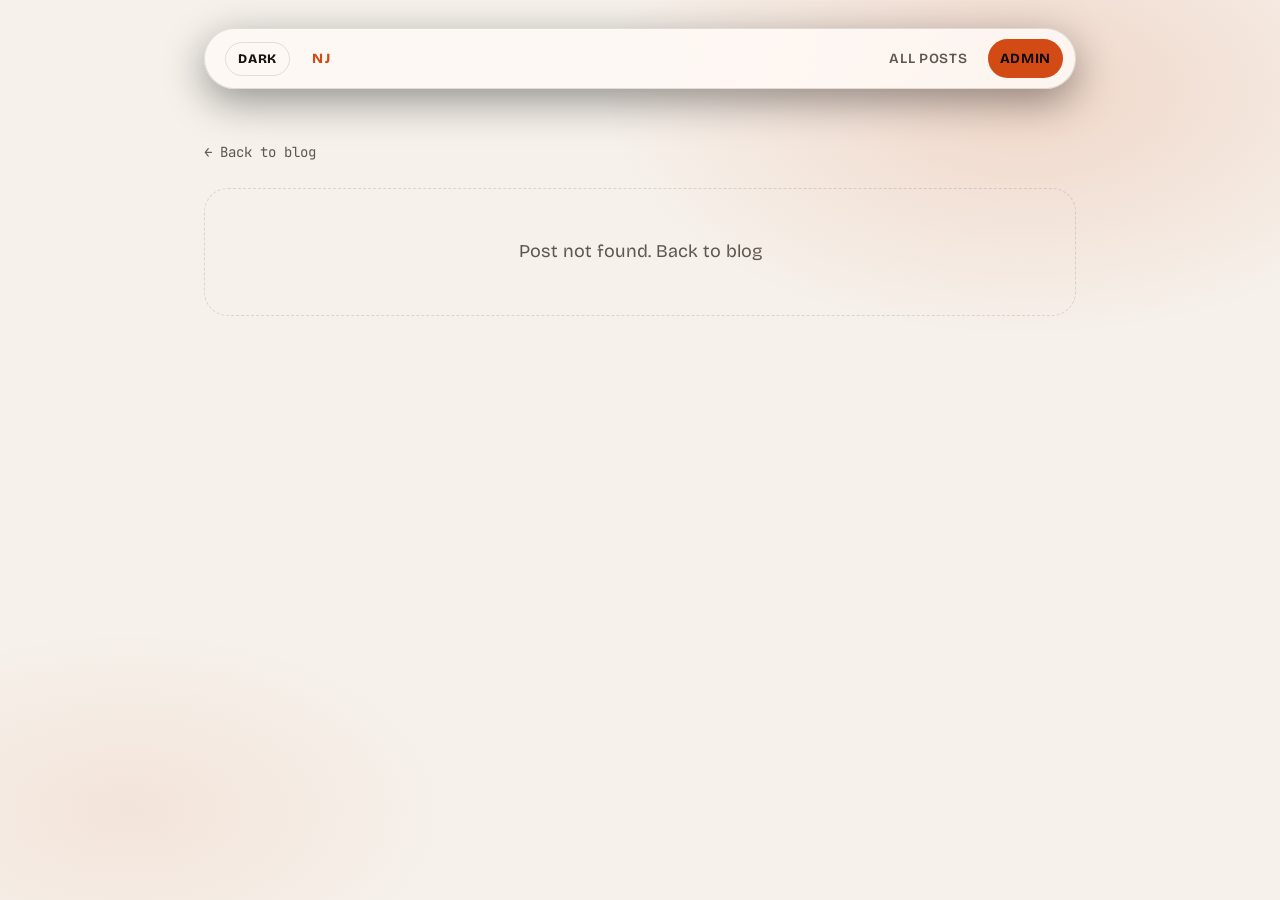
<file: blog/post.html>
<!DOCTYPE html>
<html lang="en">
<head>
<meta charset="UTF-8" />
<meta name="viewport" content="width=device-width, initial-scale=1.0" />
<script>
(function(){var t="light";try{var s=localStorage.getItem("nj-theme");if(s==="dark"||s==="light")t=s;}catch(e){}document.documentElement.setAttribute("data-theme",t);document.documentElement.style.colorScheme=t;})();
</script>
<title>Post — Nandish Jha</title>
<meta name="description" content="Blog post by Nandish Jha." />
<link rel="preconnect" href="https://fonts.googleapis.com" />
<link rel="preconnect" href="https://fonts.gstatic.com" crossorigin />
<link href="https://fonts.googleapis.com/css2?family=Bricolage+Grotesque:opsz,wght@12..96,400;12..96,600;12..96,700;12..96,800&family=JetBrains+Mono:wght@400;500&display=swap" rel="stylesheet" />
<link rel="stylesheet" href="css/blog.css" />
<link rel="stylesheet" href="../css/cursor.css" />
</head>
<body>
<div class="cursor" id="siteCursor" aria-hidden="true">
  <div class="cursor-inner">
    <span class="cursor-dot"></span>
  </div>
</div>
<div class="bg" aria-hidden="true"></div>
<div class="shell">
  <header class="blog-nav">
    <div class="nav-left">
      <button class="theme-toggle" type="button" data-theme-toggle aria-label="Switch to dark mode">Dark</button>
      <a class="mark" href="../">NJ</a>
    </div>
    <div class="links">
      <a class="home-link" href="./">All posts</a>
      <a href="admin.html" class="admin-link">Admin</a>
    </div>
  </header>

  <a class="back" href="./">← Back to blog</a>
  <article id="article">
    <p class="empty">Loading…</p>
  </article>
</div>
<script src="../js/theme.js"></script>
<script src="../js/cursor.js"></script>
<script type="module" src="js/post.js"></script>
</body>
</html>
</file>
<file: css/style.css>
/* ============================================================
   NANDISH JHA — PORTFOLIO
   Matte black · Popping orange · Signal-grid atmosphere
   ============================================================ */

html[data-theme="dark"] {
  color-scheme: dark;
  --bg: #080808;
  --bg-elev: #141414;
  --bg-soft: #1c1c1c;
  --ink: #f5f5f5;
  --ink-dim: #9a9a9a;
  --copper: #ff5a1f;
  --copper-soft: #ff7a45;
  --on-copper: #0a0a0a;
  --line: rgba(255, 255, 255, 0.1);
  --glow: rgba(255, 90, 31, 0.35);
  --bg-wash-a: #1a1210;
  --bg-wash-b: #12100e;
  --bg-stop-0: #0c0c0c;
  --bg-stop-1: #080808;
  --bg-stop-2: #0a0908;
  --grid-line: rgba(255, 255, 255, 0.045);
  --grid-accent: rgba(255, 90, 31, 0.07);
  --horizon-mid: rgba(8, 8, 8, 0.55);
  --horizon-fade: rgba(8, 8, 8, 0.92);
  --glow-a: rgba(255, 90, 31, 0.22);
  --glow-a-mid: rgba(255, 90, 31, 0.06);
  --glow-b: rgba(255, 122, 69, 0.12);
  --glass-bg: rgba(14, 14, 14, 0.72);
  --glass-border: rgba(255, 255, 255, 0.12);
  --glass-blur: blur(14px) saturate(130%);
  --glass-shadow:
    0 12px 40px rgba(0, 0, 0, 0.45),
    0 0 0 1px rgba(255, 90, 31, 0.08),
    inset 0 1px 0 rgba(255, 255, 255, 0.06);
}

:root,
html[data-theme="light"] {
  color-scheme: light;
  --bg: #f6f1eb;
  --bg-elev: #fffaf6;
  --bg-soft: #efe6dc;
  --ink: #171412;
  --ink-dim: #5e574f;
  --copper: #d24a14;
  --copper-soft: #e25c24;
  --on-copper: #0a0a0a;
  --line: rgba(23, 20, 18, 0.12);
  --glow: rgba(210, 74, 20, 0.22);
  --glass-bg: rgba(255, 250, 246, 0.84);
  --glass-border: rgba(23, 20, 18, 0.12);
  --glass-shadow:
    0 10px 28px rgba(48, 28, 14, 0.08),
    0 0 0 1px rgba(210, 74, 20, 0.08),
    inset 0 1px 0 rgba(255, 255, 255, 0.8);
  --bg-wash-a: #ffe6d8;
  --bg-wash-b: #f4ebe4;
  --bg-stop-0: #fbf7f3;
  --bg-stop-1: #f6f1eb;
  --bg-stop-2: #f3ece6;
  --grid-line: rgba(40, 28, 18, 0.07);
  --grid-accent: rgba(210, 74, 20, 0.12);
  --horizon-mid: rgba(246, 241, 235, 0.62);
  --horizon-fade: rgba(246, 241, 235, 0.94);
  --glow-a: rgba(210, 74, 20, 0.16);
  --glow-a-mid: rgba(210, 74, 20, 0.05);
  --glow-b: rgba(226, 92, 36, 0.1);

  --display: "Bricolage Grotesque", system-ui, sans-serif;
  --serif: "Bricolage Grotesque", system-ui, sans-serif;
  --mono: "JetBrains Mono", ui-monospace, monospace;
  --ease: cubic-bezier(0.22, 1, 0.36, 1);
  --ease-out: cubic-bezier(0.16, 1, 0.3, 1);
  --glass-blur: blur(14px) saturate(130%);
}

*, *::before, *::after { box-sizing: border-box; margin: 0; padding: 0; }
html { scroll-behavior: smooth; scroll-padding-top: 24px; }
body {
  background: var(--bg);
  color: var(--ink);
  font-family: var(--display);
  font-size: 16px;
  line-height: 1.6;
  overflow-x: hidden;
  -webkit-font-smoothing: antialiased;
}

@media (prefers-reduced-motion: reduce) {
  html { scroll-behavior: auto; }
  *, *::before, *::after {
    animation: none !important;
    transition: none !important;
  }
}

a { color: inherit; text-decoration: none; }
a:hover { color: var(--copper-soft); }

/* Signal-grid background — static, hardware-flavored */
.site-bg {
  position: fixed;
  inset: 0;
  z-index: 0;
  pointer-events: none;
  overflow: hidden;
  contain: strict;
}
.site-bg-base {
  position: absolute;
  inset: 0;
  background:
    radial-gradient(ellipse 90% 70% at 50% -10%, var(--bg-wash-a) 0%, transparent 55%),
    radial-gradient(ellipse 60% 50% at 100% 100%, var(--bg-wash-b) 0%, transparent 50%),
    linear-gradient(165deg, var(--bg-stop-0) 0%, var(--bg-stop-1) 45%, var(--bg-stop-2) 100%);
}
.site-bg-grid {
  position: absolute;
  inset: -20%;
  opacity: 0.55;
  background-image:
    linear-gradient(var(--grid-line) 1px, transparent 1px),
    linear-gradient(90deg, var(--grid-line) 1px, transparent 1px),
    linear-gradient(var(--grid-accent) 1px, transparent 1px),
    linear-gradient(90deg, var(--grid-accent) 1px, transparent 1px);
  background-size:
    48px 48px,
    48px 48px,
    192px 192px,
    192px 192px;
  background-position: center center;
  mask-image: radial-gradient(ellipse 75% 65% at 50% 40%, #000 20%, transparent 75%);
  -webkit-mask-image: radial-gradient(ellipse 75% 65% at 50% 40%, #000 20%, transparent 75%);
}
.site-bg-glow {
  position: absolute;
  border-radius: 50%;
}
.site-bg-glow-a {
  width: min(70vw, 640px);
  height: min(70vw, 640px);
  top: 12%;
  right: -8%;
  background: radial-gradient(circle, var(--glow-a) 0%, var(--glow-a-mid) 40%, transparent 68%);
}
.site-bg-glow-b {
  width: min(55vw, 480px);
  height: min(55vw, 480px);
  bottom: 8%;
  left: -12%;
  background: radial-gradient(circle, var(--glow-b) 0%, transparent 65%);
}
.site-bg-rings {
  position: absolute;
  width: min(120vw, 980px);
  height: min(120vw, 980px);
  left: 50%;
  top: 38%;
  transform: translate(-50%, -50%);
  border-radius: 50%;
  opacity: 0.35;
  background:
    repeating-radial-gradient(
      circle at center,
      transparent 0,
      transparent 58px,
      rgba(255, 90, 31, 0.07) 59px,
      rgba(255, 90, 31, 0.07) 60px
    );
  mask-image: radial-gradient(circle, #000 0%, transparent 68%);
  -webkit-mask-image: radial-gradient(circle, #000 0%, transparent 68%);
}
.site-bg-horizon {
  position: absolute;
  left: 0;
  right: 0;
  bottom: 0;
  height: 42%;
  background:
    linear-gradient(180deg, transparent 0%, var(--horizon-mid) 55%, var(--horizon-fade) 100%),
    linear-gradient(90deg, transparent 0%, var(--glow-b) 50%, transparent 100%);
  background-size: 100% 100%, 100% 1px;
  background-position: center, center 18%;
  background-repeat: no-repeat;
}

/* Perspective pan cards (driven by JS — mouse + finger) */
.story-rail,
.work-list,
.elsewhere-row,
.connect-list,
.life,
.craft-ledger {
  perspective: 1200px;
}
.tilt {
  transform-style: preserve-3d;
  transform: rotateX(0deg) rotateY(0deg) translate3d(0, 0, 0);
  will-change: transform;
}

main { position: relative; z-index: 1; padding-top: 12px; }

/* Top actions — theme + resume */
.top-actions {
  position: fixed;
  top: max(14px, env(safe-area-inset-top, 0px) + 10px);
  right: max(14px, env(safe-area-inset-right, 0px) + 10px);
  z-index: 60;
  display: flex;
  align-items: center;
  gap: 8px;
}
.theme-toggle {
  position: fixed;
  top: max(14px, env(safe-area-inset-top, 0px) + 10px);
  left: max(14px, env(safe-area-inset-left, 0px) + 10px);
  z-index: 60;
  font-family: var(--display);
  font-size: 12px;
  font-weight: 800;
  letter-spacing: 0.06em;
  text-transform: uppercase;
  padding: 10px 14px;
  border-radius: 999px;
  border: 1px solid var(--glass-border);
  background: var(--glass-bg);
  color: var(--ink);
  backdrop-filter: var(--glass-blur);
  -webkit-backdrop-filter: var(--glass-blur);
  box-shadow: var(--glass-shadow);
  transition: background 0.2s, border-color 0.2s, transform 0.2s;
}
.theme-toggle:hover {
  border-color: var(--copper);
  transform: translateY(-1px);
}
.resume-float {
  position: static;
  font-size: 13px;
  font-weight: 800;
  letter-spacing: 0.06em;
  text-transform: uppercase;
  padding: 10px 16px;
  border-radius: 999px;
  background: var(--copper);
  color: var(--on-copper);
  box-shadow: 0 0 24px rgba(255, 90, 31, 0.35);
  transition: background 0.2s, transform 0.2s, box-shadow 0.2s;
}
.resume-float:hover {
  background: var(--copper-soft);
  color: var(--on-copper);
  transform: translateY(-1px);
  box-shadow: 0 0 32px rgba(255, 90, 31, 0.5);
}

/* Panels */
.panel {
  position: relative;
  padding: 88px 36px;
  max-width: 1180px;
  margin: 0 auto;
}
.panel-head { margin-bottom: 44px; max-width: 720px; }
.eyebrow {
  font-family: var(--mono);
  font-size: 13px;
  letter-spacing: 0.16em;
  text-transform: uppercase;
  color: var(--copper);
  margin-bottom: 14px;
}
.panel-lede {
  margin-top: 16px;
  font-size: clamp(16px, 1.9vw, 19px);
  line-height: 1.55;
  color: var(--ink-dim);
  max-width: 38rem;
}
.section-display {
  font-family: var(--display);
  font-size: clamp(36px, 6vw, 72px);
  font-weight: 800;
  line-height: 0.95;
  letter-spacing: -0.04em;
}
.section-display .italic,
.italic {
  font-style: normal;
  font-weight: 700;
  color: var(--copper-soft);
}
.section-display span { display: block; }

/* Intro */
.intro {
  position: relative;
  min-height: 100vh;
  display: flex;
  flex-direction: column;
  justify-content: center;
  align-items: center;
  text-align: center;
  padding-bottom: 80px;
  max-width: none;
  padding-left: 40px;
  padding-right: 40px;
}
.intro-copy {
  max-width: 920px;
  width: 100%;
  display: flex;
  flex-direction: column;
  align-items: center;
}
.display {
  font-family: var(--display);
  font-size: clamp(56px, 12vw, 140px);
  font-weight: 800;
  line-height: 0.9;
  letter-spacing: -0.05em;
  margin: 10px 0 22px;
}
.display .line {
  display: block;
  overflow: hidden;
}
.display .line-inner {
  display: block;
  transform: translateY(110%);
  animation: rise 1.15s var(--ease-out) forwards;
}
.display .line:nth-child(2) .line-inner { animation-delay: 0.12s; }
@keyframes rise {
  to { transform: translateY(0); }
}
.lede {
  max-width: 36rem;
  font-size: clamp(17px, 2.1vw, 21px);
  color: var(--ink-dim);
  font-weight: 400;
  margin-bottom: 28px;
  line-height: 1.5;
}
.intro-actions {
  display: flex;
  flex-wrap: wrap;
  gap: 10px;
  margin-bottom: 28px;
  justify-content: center;
}
.meta-row {
  display: flex;
  align-items: center;
  justify-content: center;
  gap: 12px;
  font-family: var(--mono);
  font-size: 13px;
  letter-spacing: 0.12em;
  text-transform: uppercase;
  color: var(--ink-dim);
}
.meta-row .dot {
  width: 6px; height: 6px;
  border-radius: 50%;
  background: var(--copper);
}

/* Buttons */
.btn {
  display: inline-flex;
  align-items: center;
  justify-content: center;
  padding: 13px 22px;
  border-radius: 999px;
  font-family: var(--display);
  font-size: 14px;
  font-weight: 600;
  letter-spacing: 0.04em;
  transition: transform 0.35s var(--ease), background 0.25s, color 0.25s, border-color 0.25s;
}
.btn:hover { transform: translateY(-2px); color: inherit; }
.btn-solid {
  background: var(--copper);
  color: var(--on-copper);
}
.btn-solid:hover { background: var(--copper-soft); color: var(--on-copper); }
.btn-blog {
  border: 1px solid rgba(255, 90, 31, 0.55);
  background: rgba(255, 90, 31, 0.14);
  color: var(--copper-soft);
  box-shadow: 0 0 24px rgba(255, 90, 31, 0.18);
}
.btn-blog:hover {
  background: rgba(255, 90, 31, 0.28);
  border-color: var(--copper);
  color: #fff;
}
.btn-ghost {
  border: 1px solid var(--line);
  background: rgba(255,255,255,0.03);
  backdrop-filter: blur(8px);
}
.btn-ghost:hover { border-color: var(--copper); }

/* Story — horizontal-feel rail with sticky headline */
.story {
  max-width: none;
  display: grid;
  grid-template-columns: 1fr 1.2fr;
  gap: 48px;
  align-items: start;
  padding-left: 40px;
  padding-right: 40px;
}
.story-sticky {
  position: sticky;
  top: 32px;
}
.story-rail {
  display: flex;
  flex-direction: column;
  gap: 24px;
  perspective: 1200px;
}
.story-card {
  background: var(--glass-bg);
  border: 1px solid var(--glass-border);
  border-radius: 20px;
  padding: 28px;
  backdrop-filter: var(--glass-blur);
  -webkit-backdrop-filter: var(--glass-blur);
  box-shadow: var(--glass-shadow);
  transform-style: preserve-3d;
  transition: box-shadow 0.4s var(--ease), border-color 0.35s var(--ease);
}
.story-card:hover,
.work-item:hover {
  box-shadow:
    0 28px 80px rgba(0,0,0,0.45),
    0 0 40px var(--glow),
    inset 0 1px 0 rgba(255,255,255,0.06);
  border-color: rgba(255, 90, 31, 0.35);
}
.card-num {
  font-family: var(--mono);
  font-size: 13px;
  color: var(--copper);
  letter-spacing: 0.14em;
}
.story-card h3 {
  font-family: var(--display);
  font-size: clamp(28px, 3.5vw, 38px);
  font-weight: 700;
  margin: 10px 0 12px;
  letter-spacing: -0.03em;
}
.story-card p {
  color: var(--ink-dim);
  font-size: clamp(15px, 1.6vw, 17px);
  max-width: none;
  line-height: 1.6;
}
.story-card p + p { margin-top: 14px; }
.focus-list {
  list-style: none;
  display: flex;
  flex-direction: column;
  gap: 14px;
}
.focus-list li {
  display: flex;
  gap: 14px;
  font-size: clamp(15px, 1.5vw, 17px);
  color: var(--ink);
  border-bottom: 1px solid var(--line);
  padding-bottom: 12px;
  flex-wrap: wrap;
}
.focus-list em {
  font-style: normal;
  font-family: var(--mono);
  font-size: 14px;
  letter-spacing: 0.12em;
  text-transform: uppercase;
  color: var(--copper);
  min-width: 72px;
}

.tag-row {
  display: flex;
  flex-wrap: wrap;
  gap: 8px;
  margin-top: 20px;
}
.tag-row span {
  font-family: var(--mono);
  font-size: 12px;
  letter-spacing: 0.04em;
  color: var(--ink);
  background: rgba(255, 90, 31, 0.1);
  border: 1px solid rgba(255, 90, 31, 0.28);
  border-radius: 999px;
  padding: 6px 11px;
}

/* Craft — dual hardware / software ledger */
.craft-ledger {
  display: grid;
  grid-template-columns: 1fr 1fr;
  gap: 20px;
  align-items: stretch;
}
.craft-rail {
  display: flex;
  flex-direction: column;
  border-radius: 28px;
  border: 1px solid var(--glass-border);
  background: var(--glass-bg);
  backdrop-filter: var(--glass-blur);
  -webkit-backdrop-filter: var(--glass-blur);
  box-shadow: var(--glass-shadow);
  overflow: hidden;
  transform-style: preserve-3d;
  transition: border-color 0.3s, box-shadow 0.3s;
}
.craft-rail:hover {
  border-color: rgba(255, 90, 31, 0.4);
  box-shadow: 0 24px 60px rgba(0,0,0,0.4), 0 0 36px var(--glow);
}
.craft-rail-head {
  padding: 24px 24px 18px;
  border-bottom: 1px solid var(--line);
  background:
    linear-gradient(180deg, rgba(255, 90, 31, 0.12), transparent 70%);
}
.craft-rail:nth-child(2) .craft-rail-head {
  background:
    linear-gradient(180deg, rgba(255, 122, 69, 0.1), transparent 70%);
}
.craft-rail-num {
  display: inline-block;
  font-family: var(--mono);
  font-size: 13px;
  letter-spacing: 0.16em;
  color: var(--copper);
  margin-bottom: 10px;
}
.craft-rail-head h3 {
  font-size: clamp(28px, 4vw, 40px);
  font-weight: 800;
  letter-spacing: -0.04em;
  margin-bottom: 8px;
}
.craft-rail-head p {
  color: var(--ink-dim);
  font-size: 15px;
  line-height: 1.5;
  max-width: 28rem;
}
.craft-rows {
  display: flex;
  flex-direction: column;
}
.craft-row {
  padding: 18px 24px;
  border-bottom: 1px solid var(--line);
  transition: background 0.25s ease;
}
.craft-row:last-child { border-bottom: none; }
.craft-row:hover {
  background: rgba(255, 90, 31, 0.05);
}
.craft-row-copy h4 {
  font-size: clamp(18px, 2vw, 22px);
  font-weight: 700;
  letter-spacing: -0.03em;
  margin-bottom: 6px;
}
.craft-row-copy p {
  color: var(--ink-dim);
  font-size: 14px;
  line-height: 1.55;
  margin-bottom: 12px;
}
.craft-row .tag-row { margin-top: 0; }
.craft-bridge {
  margin-top: 28px;
  display: flex;
  flex-wrap: wrap;
  align-items: baseline;
  gap: 14px 20px;
  padding: 18px 22px;
  border-radius: 18px;
  border: 1px dashed rgba(255, 90, 31, 0.35);
  background: rgba(255, 90, 31, 0.06);
  color: var(--ink-dim);
  font-size: 16px;
  line-height: 1.45;
}
.craft-bridge span {
  font-family: var(--mono);
  font-size: 12px;
  letter-spacing: 0.16em;
  text-transform: uppercase;
  color: var(--copper);
}

/* Work — horizontal carousel */
.work {
  max-width: none;
  padding-left: 0;
  padding-right: 0;
  overflow: visible;
}
.work-head {
  display: flex;
  align-items: flex-end;
  justify-content: space-between;
  gap: 24px;
  max-width: 1280px;
  margin: 0 auto 40px;
  padding: 0 40px;
}
.work-head .panel-head {
  margin-bottom: 0;
}
.work-controls {
  display: flex;
  gap: 10px;
  flex-shrink: 0;
  padding-bottom: 8px;
}
.work-nav {
  width: 52px;
  height: 52px;
  border-radius: 999px;
  border: 1px solid rgba(255, 90, 31, 0.45);
  background: rgba(255, 90, 31, 0.1);
  color: var(--copper);
  font-size: 22px;
  cursor: pointer;
  transition: background 0.25s var(--ease), transform 0.25s var(--ease), border-color 0.25s;
}
.work-nav:hover {
  background: var(--copper);
  color: var(--on-copper);
  border-color: var(--copper);
  transform: scale(1.04);
}
.work-nav:disabled {
  opacity: 0.35;
  cursor: default;
  transform: none;
}
.work-rail-wrap {
  position: relative;
}
.work-rail-wrap::before,
.work-rail-wrap::after {
  content: "";
  position: absolute;
  top: 0;
  bottom: 12px;
  width: min(56px, 6vw);
  z-index: 2;
  pointer-events: none;
}
.work-rail-wrap::before {
  left: 0;
  background: linear-gradient(90deg, var(--bg), transparent);
}
.work-rail-wrap::after {
  right: 0;
  background: linear-gradient(270deg, var(--bg), transparent);
}
.work-list {
  display: flex;
  gap: 20px;
  overflow-x: auto;
  overflow-y: hidden;
  scroll-snap-type: x mandatory;
  scroll-behavior: smooth;
  -webkit-overflow-scrolling: touch;
  padding: 12px 40px 28px;
  perspective: 1200px;
  cursor: grab;
  scrollbar-width: thin;
  scrollbar-color: var(--copper) transparent;
}
.work-list:active { cursor: grabbing; }
.work-list::-webkit-scrollbar {
  height: 6px;
}
.work-list::-webkit-scrollbar-track {
  background: transparent;
}
.work-list::-webkit-scrollbar-thumb {
  background: var(--copper);
  border-radius: 999px;
}
.work-item {
  display: flex;
  flex-direction: column;
  flex: 0 0 min(72vw, 320px);
  min-height: 360px;
  scroll-snap-align: start;
  padding: 24px;
  border-radius: 22px;
  border: 1px solid var(--glass-border);
  background:
    linear-gradient(160deg, rgba(255, 90, 31, 0.1), transparent 42%),
    var(--glass-bg);
  backdrop-filter: var(--glass-blur);
  -webkit-backdrop-filter: var(--glass-blur);
  box-shadow: var(--glass-shadow);
  transition: border-color 0.3s var(--ease), box-shadow 0.3s var(--ease);
  position: relative;
  overflow: hidden;
  text-decoration: none;
  color: inherit;
}
.work-item::after {
  content: "";
  position: absolute;
  inset: auto 0 0 0;
  height: 3px;
  background: linear-gradient(90deg, var(--copper), transparent 80%);
  opacity: 0.7;
}
.work-item:hover {
  border-color: rgba(255, 90, 31, 0.45);
  box-shadow: 0 24px 60px rgba(0,0,0,0.45), 0 0 40px var(--glow);
  color: inherit;
}
.work-idx {
  font-family: var(--mono);
  font-size: 16px;
  font-weight: 500;
  color: var(--copper);
  margin-bottom: 20px;
}
.work-item h3 {
  font-family: var(--display);
  font-size: clamp(24px, 3.2vw, 32px);
  font-weight: 700;
  letter-spacing: -0.03em;
  margin-bottom: 10px;
  line-height: 1.05;
}
.work-item > p {
  color: var(--ink-dim);
  font-size: clamp(14px, 1.5vw, 16px);
  line-height: 1.55;
  flex: 1;
}
.work-item .tag-row { margin-top: 24px; }
.work-go {
  margin-top: 28px;
  font-family: var(--mono);
  font-size: 15px;
  letter-spacing: 0.08em;
  text-transform: uppercase;
  color: var(--copper);
}

/* Life — mixtape / reel (not a grid) */
.life {
  max-width: 1100px;
}
.life-intro { margin-bottom: 36px; max-width: 720px; }
.life-reel {
  display: flex;
  flex-wrap: wrap;
  gap: 10px;
  margin-bottom: 28px;
}
.life-track {
  display: inline-flex;
  align-items: center;
  gap: 12px;
  padding: 12px 18px;
  border-radius: 999px;
  border: 1px solid var(--glass-border);
  background: var(--glass-bg);
  backdrop-filter: var(--glass-blur);
  -webkit-backdrop-filter: var(--glass-blur);
  box-shadow: var(--glass-shadow);
  color: var(--ink-dim);
  font-family: var(--mono);
  font-size: 14px;
  letter-spacing: 0.06em;
  cursor: pointer;
  transition: all 0.25s var(--ease);
}
.life-track:hover { border-color: rgba(255,90,31,0.4); color: var(--ink); }
.life-track.is-active {
  background: var(--copper);
  border-color: var(--copper);
  color: var(--on-copper);
  box-shadow: 0 0 28px rgba(255, 90, 31, 0.35);
}
.life-track-num { opacity: 0.7; }
.life-stage {
  position: relative;
  min-height: 300px;
  border-radius: 28px;
  border: 1px solid var(--glass-border);
  overflow: hidden;
  background:
    radial-gradient(ellipse 70% 80% at 85% 20%, rgba(255, 90, 31, 0.16), transparent 50%),
    var(--glass-bg);
  backdrop-filter: var(--glass-blur);
  -webkit-backdrop-filter: var(--glass-blur);
  box-shadow: var(--glass-shadow);
  padding: clamp(28px, 4.5vw, 48px);
}
.life-orb {
  position: absolute;
  width: 280px;
  height: 280px;
  right: -40px;
  bottom: -60px;
  border-radius: 50%;
  background: radial-gradient(circle, rgba(255, 90, 31, 0.35), transparent 70%);
  pointer-events: none;
  opacity: 0.85;
}
.life-feature {
  display: none;
  position: relative;
  z-index: 1;
  max-width: 640px;
  animation: life-in 0.45s var(--ease-out);
}
.life-feature.is-active { display: block; }
@keyframes life-in {
  from { opacity: 0; transform: translateY(16px); }
  to { opacity: 1; transform: translateY(0); }
}
.life-kicker {
  font-family: var(--mono);
  font-size: 14px;
  letter-spacing: 0.18em;
  color: var(--copper);
  margin-bottom: 18px;
}
.life-feature h3 {
  font-size: clamp(28px, 4.5vw, 44px);
  font-weight: 800;
  letter-spacing: -0.04em;
  line-height: 1.02;
  margin-bottom: 14px;
}
.life-feature > p {
  font-size: clamp(16px, 1.8vw, 18px);
  color: var(--ink-dim);
  line-height: 1.55;
  margin-bottom: 22px;
}
.life-chip {
  display: inline-flex;
  font-family: var(--mono);
  font-size: 14px;
  letter-spacing: 0.06em;
  color: var(--ink);
  border: 1px dashed rgba(255, 90, 31, 0.5);
  border-radius: 999px;
  padding: 10px 16px;
  background: rgba(255, 90, 31, 0.1);
}
.life-link {
  display: inline-block;
  font-family: var(--mono);
  font-size: 16px;
  letter-spacing: 0.05em;
  color: var(--copper-soft);
}

/* Shared card art panels */
.card-art {
  position: relative;
  flex: 1;
  min-height: 110px;
  margin: 18px 0 0;
  border-radius: 18px;
  border: 1px solid rgba(255, 255, 255, 0.08);
  overflow: hidden;
  background:
    linear-gradient(160deg, rgba(255, 90, 31, 0.1), transparent 55%),
    rgba(0, 0, 0, 0.28);
}
.craft-card .card-art,
.work-item .card-art {
  margin: 18px 0 0;
  flex: 1 1 auto;
  min-height: 96px;
}
.work-item .tag-row { margin-top: 16px; }
.work-item .card-art { margin-top: 16px; }

.art-dual {
  display: grid;
  grid-template-columns: 1fr 1px 1fr;
  align-items: center;
  min-height: 120px;
}
.art-dual .art-half {
  display: grid;
  place-items: center;
  font-family: var(--mono);
  font-size: clamp(28px, 4vw, 40px);
  font-weight: 700;
  letter-spacing: 0.08em;
  color: var(--copper);
}
.art-dual .art-split {
  height: 56%;
  background: rgba(255, 90, 31, 0.35);
}
.art-focus {
  display: flex;
  flex-wrap: wrap;
  align-content: center;
  gap: 10px;
  padding: 20px;
}
.art-pill {
  font-family: var(--mono);
  font-size: 12px;
  letter-spacing: 0.14em;
  padding: 8px 12px;
  border-radius: 999px;
  border: 1px solid rgba(255, 255, 255, 0.14);
  color: var(--ink-dim);
}
.art-pill-live {
  border-color: rgba(255, 90, 31, 0.45);
  color: var(--copper);
  background: rgba(255, 90, 31, 0.12);
}
.art-edu {
  display: flex;
  gap: 12px;
  align-items: stretch;
  padding: 18px;
}
.art-degree {
  flex: 1;
  display: flex;
  flex-direction: column;
  justify-content: center;
  gap: 6px;
  padding: 16px;
  border-radius: 14px;
  border: 1px solid rgba(255, 90, 31, 0.25);
  background: rgba(255, 90, 31, 0.08);
}
.art-degree b {
  font-size: clamp(28px, 4vw, 36px);
  font-weight: 800;
  letter-spacing: -0.03em;
  color: var(--ink);
}
.art-degree i {
  font-style: normal;
  font-family: var(--mono);
  font-size: 13px;
  letter-spacing: 0.12em;
  color: var(--copper);
}

.art-wave {
  display: flex;
  flex-direction: column;
  justify-content: center;
  gap: 12px;
  padding: 22px 18px;
}
.art-wave-line {
  display: block;
  height: 3px;
  border-radius: 999px;
  background: linear-gradient(90deg, transparent, var(--copper) 20%, var(--copper-soft) 50%, transparent 85%);
  opacity: 0.85;
}
.art-wave-line:nth-child(2) { width: 86%; opacity: 0.55; }
.art-wave-line:nth-child(3) { width: 68%; opacity: 0.35; }
.art-cov {
  position: absolute;
  right: 14px;
  bottom: 12px;
  font-family: var(--mono);
  font-size: 11px;
  letter-spacing: 0.12em;
  color: var(--copper-soft);
}

.art-fpga {
  display: grid;
  grid-template-columns: repeat(3, 1fr);
  gap: 8px;
  padding: 20px;
}
.art-cell {
  aspect-ratio: 1;
  border-radius: 8px;
  border: 1px solid rgba(255, 255, 255, 0.1);
  background: rgba(255, 255, 255, 0.04);
}
.art-cell-hot {
  border-color: rgba(255, 90, 31, 0.45);
  background: rgba(255, 90, 31, 0.28);
  box-shadow: 0 0 16px rgba(255, 90, 31, 0.25);
}

.art-scope {
  padding: 24px 18px;
}
.art-trace {
  display: block;
  height: 28px;
  margin-bottom: 10px;
  background:
    linear-gradient(90deg, transparent 0 8%, var(--copper) 8% 12%, transparent 12% 28%, var(--copper) 28% 48%, transparent 48% 62%, var(--copper) 62% 70%, transparent 70%);
  opacity: 0.8;
  mask-image: linear-gradient(90deg, transparent, #000 10%, #000 90%, transparent);
}
.art-trace-b {
  opacity: 0.4;
  transform: translateX(8px);
  background:
    linear-gradient(90deg, transparent 0 18%, var(--copper-soft) 18% 22%, transparent 22% 40%, var(--copper-soft) 40% 55%, transparent 55%);
}
.art-mark {
  position: absolute;
  right: 14px;
  bottom: 12px;
  font-family: var(--mono);
  font-size: 12px;
  color: var(--copper);
}

.art-code {
  display: flex;
  flex-direction: column;
  justify-content: center;
  gap: 10px;
  padding: 22px 16px;
  font-family: var(--mono);
  font-size: clamp(12px, 1.3vw, 14px);
  letter-spacing: 0.02em;
  color: var(--ink-dim);
}
.art-code .art-line {
  display: flex;
  align-items: center;
  gap: 10px;
}
.art-code .art-line i {
  width: 6px;
  height: 6px;
  border-radius: 50%;
  background: var(--copper);
  opacity: 0.7;
  flex-shrink: 0;
}
.art-line-dim { opacity: 0.45; }
.art-badge {
  position: absolute;
  right: 14px;
  bottom: 14px;
  font-family: var(--mono);
  font-size: 11px;
  letter-spacing: 0.12em;
  text-transform: uppercase;
  color: var(--copper-soft);
  border: 1px dashed rgba(255, 90, 31, 0.4);
  border-radius: 999px;
  padding: 6px 10px;
  background: rgba(0, 0, 0, 0.25);
}

.art-board {
  display: grid;
  place-items: center;
  min-height: 120px;
}
.art-chip-ic {
  width: 52px;
  height: 52px;
  border-radius: 10px;
  border: 1px solid rgba(255, 90, 31, 0.45);
  background:
    linear-gradient(135deg, rgba(255, 90, 31, 0.35), rgba(255, 90, 31, 0.08));
  box-shadow: inset 0 0 0 6px rgba(0, 0, 0, 0.25);
}
.art-pin {
  position: absolute;
  left: 18%;
  width: 18px;
  height: 4px;
  border-radius: 2px;
  background: rgba(255, 90, 31, 0.55);
}
.art-pin:nth-of-type(2) { top: 38%; }
.art-pin:nth-of-type(3) { top: 50%; }
.art-pin:nth-of-type(4) { top: 62%; }
.art-pin-r { left: auto; right: 18%; }
.art-label-sm {
  position: absolute;
  bottom: 12px;
  right: 14px;
  font-family: var(--mono);
  font-size: 11px;
  letter-spacing: 0.14em;
  color: var(--copper-soft);
}

.art-hex {
  display: flex;
  flex-direction: column;
  justify-content: center;
  gap: 10px;
  padding: 22px 18px;
  font-family: var(--mono);
  font-size: 13px;
  letter-spacing: 0.08em;
  color: var(--ink-dim);
}
.art-hex-row { opacity: 0.85; }

.art-ui {
  display: grid;
  grid-template-columns: 1.2fr 1fr;
  grid-template-rows: auto 1fr;
  gap: 10px;
  padding: 18px;
}
.art-ui-bar {
  grid-column: 1 / -1;
  height: 12px;
  border-radius: 999px;
  background: linear-gradient(90deg, rgba(255, 90, 31, 0.55), rgba(255, 90, 31, 0.1));
}
.art-ui-tile {
  border-radius: 12px;
  border: 1px solid rgba(255, 90, 31, 0.28);
  background: rgba(255, 90, 31, 0.12);
  min-height: 56px;
}
.art-ui-tile-sm { opacity: 0.55; }

.art-shop {
  display: flex;
  flex-direction: column;
  justify-content: flex-end;
  gap: 10px;
  padding: 20px 18px;
}
.art-shop .art-tag {
  position: absolute;
  top: 16px;
  left: 16px;
  font-family: var(--mono);
  font-size: 11px;
  letter-spacing: 0.16em;
  color: var(--copper-soft);
}
.art-shop .art-price {
  position: absolute;
  top: 18%;
  right: 18%;
  font-size: clamp(56px, 7vw, 84px);
  font-weight: 800;
  line-height: 1;
  letter-spacing: -0.06em;
  color: rgba(255, 90, 31, 0.22);
}
.art-shop .art-bar {
  display: block;
  height: 10px;
  width: 78%;
  border-radius: 999px;
  background: linear-gradient(90deg, rgba(255, 90, 31, 0.55), rgba(255, 90, 31, 0.08));
}
.art-shop .art-bar-short { width: 48%; opacity: 0.55; }
.art-shop .art-chip {
  align-self: flex-start;
  font-family: var(--mono);
  font-size: 11px;
  letter-spacing: 0.14em;
  padding: 6px 10px;
  border-radius: 999px;
  border: 1px solid rgba(255, 90, 31, 0.4);
  color: var(--copper);
  background: rgba(255, 90, 31, 0.1);
}

/* Elsewhere — square 2×1 */
.elsewhere-row {
  display: grid;
  grid-template-columns: repeat(2, 1fr);
  gap: 18px;
  align-items: stretch;
}
.elsewhere-poster {
  display: flex;
  flex-direction: column;
  aspect-ratio: 1 / 1;
  min-height: 0;
  padding: 22px 20px;
  border-radius: 22px;
  border: 1px solid var(--glass-border);
  background:
    linear-gradient(180deg, rgba(255, 90, 31, 0.12), transparent 38%),
    var(--glass-bg);
  backdrop-filter: var(--glass-blur);
  -webkit-backdrop-filter: var(--glass-blur);
  box-shadow: var(--glass-shadow);
  transition: border-color 0.3s, box-shadow 0.3s;
  overflow: hidden;
  position: relative;
}
.elsewhere-poster:nth-child(1) {
  background:
    linear-gradient(180deg, rgba(255, 90, 31, 0.22), transparent 42%),
    var(--glass-bg);
}
.elsewhere-poster:hover {
  border-color: rgba(255, 90, 31, 0.45);
  box-shadow: 0 28px 60px rgba(0,0,0,0.45), 0 0 40px var(--glow);
  color: inherit;
}
.elsewhere-kicker {
  font-family: var(--mono);
  font-size: 14px;
  letter-spacing: 0.14em;
  color: var(--copper);
  margin-bottom: 12px;
}
.elsewhere-poster h3 {
  font-size: clamp(24px, 2.6vw, 32px);
  font-weight: 800;
  letter-spacing: -0.03em;
  margin-bottom: 8px;
}
.elsewhere-poster > p {
  color: var(--ink-dim);
  font-size: 14px;
  line-height: 1.5;
  margin-bottom: 12px;
}
.elsewhere-poster .card-art {
  margin: 4px 0 16px;
  min-height: 120px;
}
.elsewhere-go {
  margin-top: auto;
  font-family: var(--mono);
  font-size: 14px;
  letter-spacing: 0.05em;
  color: var(--copper-soft);
}

/* Connect */
.connect {
  min-height: 80vh;
  display: flex;
  align-items: center;
}
.connect-inner { width: 100%; }
.connect-list {
  margin-top: 48px;
  display: flex;
  flex-direction: column;
  border-top: 1px solid var(--line);
}
.connect-link {
  display: flex;
  justify-content: space-between;
  align-items: center;
  padding: 22px 8px;
  border-bottom: 1px solid var(--line);
  font-family: var(--display);
  font-size: clamp(28px, 4.5vw, 48px);
  font-weight: 700;
  letter-spacing: -0.04em;
  transform-style: preserve-3d;
  transition: padding 0.35s var(--ease), color 0.25s;
}
.connect-link:hover {
  padding-left: 18px;
  color: var(--copper-soft);
}
.connect-arrow {
  font-family: var(--display);
  font-size: 28px;
  opacity: 0.4;
  transition: transform 0.35s var(--ease), opacity 0.35s;
}
.connect-link:hover .connect-arrow {
  opacity: 1;
  transform: translateX(8px);
}

.site-foot {
  max-width: 1280px;
  margin: 0 auto;
  padding: 32px 40px 48px;
  display: flex;
  justify-content: space-between;
  gap: 16px;
  flex-wrap: wrap;
  font-size: 14px;
  color: var(--ink-dim);
  border-top: 1px solid var(--line);
}
.muted { opacity: 0.7; }

/* Reveal */
.reveal {
  opacity: 0;
  transform: translateY(28px);
  transition: opacity 0.9s var(--ease-out), transform 0.9s var(--ease-out);
}
.reveal.in {
  opacity: 1;
  transform: translateY(0);
}

/* Responsive */
@media (max-width: 960px) {
  .theme-toggle { padding: 10px 12px; font-size: 11px; }
  .resume-float { padding: 10px 14px; font-size: 12px; }
  .panel {
    padding: 64px 22px;
  }
  .panel, .intro, .story {
    padding-left: 22px;
    padding-right: 22px;
  }
  .panel-head { margin-bottom: 28px; }
  .section-display { font-size: clamp(30px, 7vw, 48px); }
  .story { grid-template-columns: 1fr; gap: 28px; }
  .story-sticky { position: relative; top: 0; margin-bottom: 8px; }
  .craft-ledger { grid-template-columns: 1fr; }
  .elsewhere-row {
    grid-template-columns: 1fr 1fr;
    gap: 12px;
  }
  .elsewhere-poster {
    aspect-ratio: 1 / 1;
    min-height: 0;
    padding: 16px 14px;
  }
  .work-head {
    flex-direction: column;
    align-items: flex-start;
    padding: 0 22px;
    margin-bottom: 20px;
  }
  .work-list {
    padding: 8px 22px 20px;
    gap: 14px;
  }
  .work-item {
    flex-basis: min(78vw, 300px);
    min-height: 320px;
    padding: 18px;
  }
  .work-controls { padding-bottom: 0; }
  .display { font-size: clamp(44px, 12vw, 72px); }
  .site-foot { padding: 24px 22px 36px; }
}

@media (max-width: 640px) {
  body { font-size: 15px; line-height: 1.55; }
  html { scroll-padding-top: 16px; }

  .top-actions {
    top: max(10px, env(safe-area-inset-top, 0px) + 8px);
    right: max(10px, env(safe-area-inset-right, 0px) + 8px);
    gap: 6px;
  }
  .theme-toggle {
    top: max(10px, env(safe-area-inset-top, 0px) + 8px);
    left: max(10px, env(safe-area-inset-left, 0px) + 8px);
    padding: 8px 10px;
    font-size: 10px;
  }
  .resume-float {
    padding: 8px 12px;
    font-size: 11px;
  }

  .panel {
    padding: 48px 16px;
  }
  .panel, .intro, .story {
    padding-left: 16px;
    padding-right: 16px;
  }
  .work {
    padding-left: 0;
    padding-right: 0;
  }
  .panel-head { margin-bottom: 22px; }
  .eyebrow {
    font-size: 11px;
    letter-spacing: 0.12em;
    margin-bottom: 10px;
  }
  .panel-lede {
    margin-top: 10px;
    font-size: 14px;
    line-height: 1.5;
  }
  .section-display {
    font-size: clamp(26px, 8.5vw, 36px);
    line-height: 1;
  }

  .intro {
    min-height: 100svh;
    padding-top: 56px;
    padding-bottom: 48px;
    justify-content: center;
  }
  .display {
    font-size: clamp(40px, 11vw, 52px);
    margin: 6px 0 14px;
    letter-spacing: -0.04em;
  }
  .lede {
    font-size: 15px;
    margin-bottom: 20px;
    max-width: 22rem;
  }
  .intro-actions {
    gap: 8px;
    margin-bottom: 20px;
    width: 100%;
    max-width: 20rem;
  }
  .intro-actions .btn {
    flex: 1 1 auto;
    min-width: calc(50% - 4px);
    padding: 11px 14px;
    font-size: 12px;
  }
  .meta-row {
    font-size: 11px;
    gap: 8px;
    letter-spacing: 0.08em;
  }
  .btn {
    padding: 11px 16px;
    font-size: 13px;
  }

  .story-rail { gap: 14px; }
  .story-card {
    padding: 18px;
    border-radius: 16px;
  }
  .story-card h3 {
    font-size: 22px;
    margin: 8px 0 8px;
  }
  .story-card p,
  .focus-list li {
    font-size: 14px;
  }
  .focus-list { gap: 10px; }
  .focus-list li { gap: 10px; padding-bottom: 10px; }
  .focus-list em { font-size: 12px; min-width: 64px; }
  .card-num { font-size: 11px; }

  .tag-row { gap: 6px; margin-top: 14px; }
  .tag-row span {
    font-size: 11px;
    padding: 5px 9px;
  }

  .craft-rail { border-radius: 18px; }
  .craft-rail-head { padding: 16px 16px 14px; }
  .craft-rail-head h3 { font-size: 24px; }
  .craft-rail-head p { font-size: 13px; }
  .craft-rail-num { font-size: 11px; margin-bottom: 6px; }
  .craft-row { padding: 14px 16px; }
  .craft-row-copy h4 { font-size: 16px; }
  .craft-row-copy p {
    font-size: 13px;
    margin-bottom: 10px;
  }
  .craft-bridge {
    margin-top: 16px;
    gap: 8px 12px;
    padding: 14px 16px;
    font-size: 13px;
    border-radius: 14px;
  }
  .craft-bridge span { font-size: 11px; }

  .work-head {
    padding: 0 16px;
    margin-bottom: 16px;
  }
  .work-list {
    padding: 4px 16px 16px;
    gap: 12px;
  }
  .work-item {
    flex-basis: min(82vw, 280px);
    min-height: 280px;
    padding: 16px;
    border-radius: 16px;
  }
  .work-idx {
    font-size: 13px;
    margin-bottom: 12px;
  }
  .work-item h3 { font-size: 20px; }
  .work-item > p { font-size: 13px; }
  .work-go {
    margin-top: 16px;
    font-size: 12px;
  }
  .work-nav {
    width: 40px;
    height: 40px;
    font-size: 18px;
  }

  .life-intro { margin-bottom: 22px; }
  .life-reel {
    gap: 8px;
    margin-bottom: 16px;
  }
  .life-track {
    gap: 8px;
    padding: 9px 12px;
    font-size: 12px;
  }
  .life-stage {
    min-height: 220px;
    padding: 20px 16px;
    border-radius: 18px;
  }
  .life-orb {
    width: 180px;
    height: 180px;
  }
  .life-kicker {
    font-size: 11px;
    margin-bottom: 12px;
  }
  .life-feature h3 {
    font-size: clamp(22px, 7vw, 28px);
    margin-bottom: 10px;
  }
  .life-feature > p {
    font-size: 14px;
    margin-bottom: 14px;
  }
  .life-chip {
    font-size: 12px;
    padding: 8px 12px;
  }
  .life-link { font-size: 13px; }

  .card-art {
    min-height: 72px;
    margin-top: 12px;
    border-radius: 12px;
  }
  .craft-card .card-art,
  .work-item .card-art {
    min-height: 64px;
    margin-top: 12px;
  }
  .art-dual { min-height: 72px; }
  .art-dual .art-half { font-size: 22px; }
  .art-focus { padding: 12px; gap: 8px; }
  .art-pill {
    font-size: 10px;
    padding: 6px 9px;
  }
  .art-shop .art-price { font-size: 40px; }

  .elsewhere-row {
    grid-template-columns: 1fr 1fr;
    gap: 10px;
  }
  .elsewhere-poster {
    padding: 12px 10px;
    border-radius: 14px;
  }
  .elsewhere-kicker {
    font-size: 10px;
    margin-bottom: 6px;
    letter-spacing: 0.1em;
  }
  .elsewhere-poster h3 {
    font-size: 15px;
    margin-bottom: 4px;
  }
  .elsewhere-poster > p {
    font-size: 11px;
    line-height: 1.4;
    margin-bottom: 8px;
    display: -webkit-box;
    -webkit-line-clamp: 2;
    -webkit-box-orient: vertical;
    overflow: hidden;
  }
  .elsewhere-poster .card-art {
    min-height: 64px;
    margin: 0 0 10px;
  }
  .elsewhere-go { font-size: 11px; }

  .connect { min-height: auto; }
  .connect-list { margin-top: 28px; }
  .connect-link {
    padding: 16px 4px;
    font-size: clamp(20px, 6.5vw, 28px);
  }
  .connect-arrow { font-size: 20px; }

  .site-foot {
    padding: 20px 16px 32px;
    font-size: 12px;
    gap: 10px;
  }
}

@media (max-width: 400px) {
  .intro-actions .btn {
    min-width: 100%;
  }
  .display { font-size: clamp(36px, 12vw, 44px); }
  .elsewhere-poster h3 { font-size: 14px; }
}

html[data-theme="light"] .card-art {
  background:
    linear-gradient(160deg, rgba(210, 74, 20, 0.12), transparent 55%),
    rgba(255, 255, 255, 0.55);
  border-color: rgba(23, 20, 18, 0.08);
}
html[data-theme="light"] .story-card:hover,
html[data-theme="light"] .work-item:hover,
html[data-theme="light"] .elsewhere-poster:hover,
html[data-theme="light"] .craft-rail:hover {
  box-shadow: 0 16px 36px rgba(48, 28, 14, 0.1), 0 0 24px var(--glow);
}
</file>
<file: css/cursor.css>
/* Shared orange circle cursor — portfolio + blog */
.cursor {
  display: none;
}
@media (hover: hover) and (pointer: fine) {
  *,
  *::before,
  *::after {
    cursor: none !important;
  }
  .cursor {
    display: block;
    position: fixed;
    top: 0;
    left: 0;
    z-index: 200;
    pointer-events: none;
    transform: translate3d(-100px, -100px, 0);
    will-change: transform;
    opacity: 1;
    transition: opacity 0.18s ease;
  }
  .cursor-inner {
    display: flex;
    align-items: center;
    gap: 13px;
    transform: translate(-6px, -6px);
  }
  .cursor-dot {
    width: 12px;
    height: 12px;
    border-radius: 50%;
    background: var(--copper);
    flex-shrink: 0;
    transition: transform 0.18s var(--ease, ease), background 0.18s ease;
  }
  .cursor.is-hover .cursor-dot {
    transform: scale(1.35);
    background: var(--copper-soft);
  }
  .cursor-label {
    font-family: var(--mono, ui-monospace, monospace);
    font-size: 15px;
    font-weight: 500;
    letter-spacing: 0.18em;
    text-transform: uppercase;
    color: var(--copper);
    white-space: nowrap;
    opacity: 0.9;
    transition: opacity 0.35s var(--ease, ease), transform 0.35s var(--ease, ease);
  }
  .cursor.is-scrolled .cursor-label {
    opacity: 0;
    transform: translateX(6px);
  }
  .cursor.is-hidden {
    opacity: 0;
  }
}
@media (prefers-reduced-motion: reduce) {
  .cursor { display: none !important; }
  *,
  *::before,
  *::after {
    cursor: auto !important;
  }
  a,
  button,
  .btn,
  .theme-toggle,
  [role="button"],
  input,
  textarea,
  select,
  label[for] {
    cursor: pointer !important;
  }
}
</file>
<file: blog/css/blog.css>
/* Blog — matches portfolio tokens */
html[data-theme="dark"] {
  color-scheme: dark;
  --bg: #0a0a0a;
  --bg-elev: #141414;
  --ink: #f5f5f5;
  --ink-dim: #9a9a9a;
  --copper: #ff5a1f;
  --copper-soft: #ff7a45;
  --on-copper: #0a0a0a;
  --line: rgba(255, 255, 255, 0.1);
  --nav-bg: rgba(14, 14, 14, 0.78);
  --surface: linear-gradient(145deg, rgba(28, 28, 28, 0.96), rgba(10, 10, 10, 0.9));
  --code-bg: #121212;
  --field-bg: rgba(0, 0, 0, 0.35);
  --side-bg: rgba(20, 20, 20, 0.9);
  --hover-wash: rgba(255, 255, 255, 0.06);
  --status-ok: #7dffb0;
}

:root,
html[data-theme="light"] {
  color-scheme: light;
  --bg: #f6f1eb;
  --bg-elev: #fffaf6;
  --ink: #171412;
  --ink-dim: #5e574f;
  --copper: #d24a14;
  --copper-soft: #e25c24;
  --on-copper: #0a0a0a;
  --line: rgba(23, 20, 18, 0.12);
  --nav-bg: rgba(255, 250, 246, 0.86);
  --surface: linear-gradient(145deg, rgba(255, 252, 249, 0.98), rgba(255, 246, 240, 0.94));
  --code-bg: #171412;
  --field-bg: rgba(255, 255, 255, 0.72);
  --side-bg: rgba(255, 250, 246, 0.92);
  --hover-wash: rgba(23, 20, 18, 0.05);
  --status-ok: #157a45;
  --display: "Bricolage Grotesque", system-ui, sans-serif;
  --mono: "JetBrains Mono", ui-monospace, monospace;
  --ease: cubic-bezier(0.22, 1, 0.36, 1);
}

*, *::before, *::after { box-sizing: border-box; margin: 0; padding: 0; }
html { scroll-behavior: smooth; }
body {
  background: var(--bg);
  color: var(--ink);
  font-family: var(--display);
  font-size: 18px;
  line-height: 1.65;
  min-height: 100vh;
  -webkit-font-smoothing: antialiased;
}
a { color: inherit; text-decoration: none; }
a:hover { color: var(--copper-soft); }

.bg {
  position: fixed;
  inset: 0;
  z-index: 0;
  pointer-events: none;
  background:
    radial-gradient(ellipse 60% 50% at 80% 10%, rgba(210, 74, 20, 0.16), transparent 55%),
    radial-gradient(ellipse 50% 40% at 10% 90%, rgba(210, 74, 20, 0.08), transparent 50%),
    var(--bg);
}

.shell {
  position: relative;
  z-index: 1;
  max-width: 920px;
  margin: 0 auto;
  padding: 28px 24px 80px;
}

.blog-nav {
  position: sticky;
  top: 16px;
  z-index: 20;
  display: flex;
  align-items: center;
  justify-content: space-between;
  gap: 16px;
  padding: 10px 12px 10px 20px;
  margin-bottom: 48px;
  border-radius: 999px;
  border: 1px solid var(--line);
  background: var(--nav-bg);
  backdrop-filter: blur(18px);
  box-shadow: 0 12px 40px rgba(0, 0, 0, 0.4);
}
.blog-nav .nav-left {
  display: flex;
  align-items: center;
  gap: 10px;
}
.blog-nav .mark {
  font-weight: 800;
  letter-spacing: 0.1em;
  color: var(--copper);
}
.blog-nav .links {
  display: flex;
  gap: 8px;
  align-items: center;
  flex-wrap: wrap;
}
.blog-nav a {
  font-size: 14px;
  font-weight: 600;
  letter-spacing: 0.05em;
  text-transform: uppercase;
  color: var(--ink-dim);
  padding: 8px 12px;
  border-radius: 999px;
}
.blog-nav a:hover { color: var(--ink); background: var(--hover-wash); }
.blog-nav .admin-link {
  background: var(--copper);
  color: var(--on-copper) !important;
  font-weight: 700;
}
.blog-nav .admin-link:hover { background: var(--copper-soft); }

.theme-toggle {
  font-family: var(--display);
  font-size: 13px;
  font-weight: 800;
  letter-spacing: 0.06em;
  text-transform: uppercase;
  padding: 8px 12px;
  border-radius: 999px;
  border: 1px solid var(--line);
  background: transparent;
  color: var(--ink);
  cursor: pointer;
}
.theme-toggle:hover {
  border-color: var(--copper);
  color: var(--ink);
  background: var(--hover-wash);
}

.eyebrow {
  font-family: var(--mono);
  font-size: 14px;
  letter-spacing: 0.16em;
  text-transform: uppercase;
  color: var(--copper);
  margin-bottom: 14px;
}
.hero h1 {
  font-size: clamp(42px, 8vw, 72px);
  font-weight: 800;
  letter-spacing: -0.04em;
  line-height: 1;
  margin-bottom: 16px;
}
.hero p {
  color: var(--ink-dim);
  font-size: clamp(18px, 2.2vw, 21px);
  max-width: 36rem;
  margin-bottom: 40px;
}

.filters {
  display: flex;
  flex-wrap: wrap;
  gap: 8px;
  margin-bottom: 28px;
}
.filter-btn {
  font-family: var(--mono);
  font-size: 13px;
  letter-spacing: 0.06em;
  text-transform: uppercase;
  padding: 10px 14px;
  border-radius: 999px;
  border: 1px solid var(--line);
  background: transparent;
  color: var(--ink-dim);
  cursor: pointer;
}
.filter-btn.is-active,
.filter-btn:hover {
  border-color: var(--copper);
  color: var(--ink);
  background: rgba(255, 90, 31, 0.12);
}

.post-list {
  display: flex;
  flex-direction: column;
  gap: 16px;
}
.post-card {
  display: block;
  padding: 28px 28px 24px;
  border-radius: 24px;
  border: 1px solid var(--line);
  background: var(--surface);
  transition: transform 0.3s var(--ease), border-color 0.3s, box-shadow 0.3s;
}
.post-card:hover {
  transform: translateY(-4px);
  border-color: rgba(255, 90, 31, 0.4);
  box-shadow: 0 20px 50px rgba(0,0,0,0.4);
  color: inherit;
}
.post-meta {
  display: flex;
  flex-wrap: wrap;
  gap: 10px 16px;
  font-family: var(--mono);
  font-size: 13px;
  letter-spacing: 0.06em;
  color: var(--copper);
  margin-bottom: 12px;
  text-transform: uppercase;
}
.post-card h2 {
  font-size: clamp(26px, 4vw, 34px);
  font-weight: 800;
  letter-spacing: -0.03em;
  margin-bottom: 10px;
}
.post-card .excerpt {
  color: var(--ink-dim);
  font-size: 17px;
  line-height: 1.55;
}
.empty {
  padding: 48px 24px;
  text-align: center;
  color: var(--ink-dim);
  border: 1px dashed var(--line);
  border-radius: 24px;
}

/* Single post */
.article-head { margin-bottom: 36px; }
.article-head h1 {
  font-size: clamp(36px, 7vw, 60px);
  font-weight: 800;
  letter-spacing: -0.04em;
  line-height: 1.05;
  margin: 12px 0 18px;
}
.back {
  display: inline-block;
  font-family: var(--mono);
  font-size: 14px;
  color: var(--ink-dim);
  margin-bottom: 24px;
}
.prose {
  font-size: 19px;
  line-height: 1.7;
  color: var(--ink);
  max-width: 42rem;
}
.prose h2 {
  font-size: clamp(28px, 4vw, 36px);
  margin: 2em 0 0.6em;
  letter-spacing: -0.03em;
}
.prose h3 {
  font-size: clamp(22px, 3vw, 26px);
  margin: 1.6em 0 0.5em;
}
.prose p { margin-bottom: 1.1em; color: var(--ink-dim); }
.prose strong { color: var(--ink); }
.prose ul, .prose ol { margin: 0 0 1.2em 1.3em; color: var(--ink-dim); }
.prose li { margin-bottom: 0.4em; }
.prose a { color: var(--copper-soft); text-decoration: underline; text-underline-offset: 3px; }
.prose code {
  font-family: var(--mono);
  font-size: 0.88em;
  background: rgba(255,90,31,0.12);
  padding: 2px 6px;
  border-radius: 6px;
}
.prose pre {
  background: var(--code-bg);
  color: #f5f5f5;
  border: 1px solid var(--line);
  border-radius: 16px;
  padding: 18px 20px;
  overflow-x: auto;
  margin: 0 0 1.4em;
}
.prose pre code {
  background: none;
  padding: 0;
  color: #f5f5f5;
}

/* Admin */
.admin-shell { max-width: 1100px; }
.login-card,
.admin-panel {
  border: 1px solid var(--line);
  border-radius: 28px;
  background: var(--surface);
  padding: clamp(28px, 4vw, 40px);
}
.login-card h1 {
  font-size: clamp(32px, 5vw, 44px);
  margin-bottom: 10px;
}
.login-card p { color: var(--ink-dim); margin-bottom: 24px; }
.field {
  display: flex;
  flex-direction: column;
  gap: 8px;
  margin-bottom: 16px;
}
.field label {
  font-family: var(--mono);
  font-size: 13px;
  letter-spacing: 0.08em;
  text-transform: uppercase;
  color: var(--copper);
}
.field input,
.field textarea,
.field select {
  font: inherit;
  color: var(--ink);
  background: var(--field-bg);
  border: 1px solid var(--line);
  border-radius: 14px;
  padding: 14px 16px;
  outline: none;
}
.field textarea { min-height: 220px; resize: vertical; font-family: var(--mono); font-size: 14px; line-height: 1.5; }
.field input:focus,
.field textarea:focus,
.field select:focus { border-color: var(--copper); }
.row-2 {
  display: grid;
  grid-template-columns: 1fr 1fr;
  gap: 16px;
}
.btn-row {
  display: flex;
  flex-wrap: wrap;
  gap: 10px;
  margin-top: 8px;
}
.btn {
  display: inline-flex;
  align-items: center;
  justify-content: center;
  font-family: var(--display);
  font-size: 15px;
  font-weight: 700;
  letter-spacing: 0.04em;
  text-transform: uppercase;
  padding: 12px 18px;
  border-radius: 999px;
  border: 1px solid transparent;
  cursor: pointer;
  background: var(--copper);
  color: var(--on-copper);
}
.btn:hover { background: var(--copper-soft); color: var(--on-copper); }
.btn-ghost {
  background: transparent;
  border-color: var(--line);
  color: var(--ink);
}
.btn-ghost:hover { border-color: var(--copper); color: var(--ink); }
.btn-danger {
  background: transparent;
  border-color: rgba(255, 80, 80, 0.45);
  color: #ff8a8a;
}
.status {
  margin-top: 14px;
  font-family: var(--mono);
  font-size: 13px;
  color: var(--ink-dim);
  min-height: 1.4em;
}
.status.ok { color: var(--status-ok); }
.status.err { color: #ff8a8a; }

.admin-layout {
  display: grid;
  grid-template-columns: 280px 1fr;
  gap: 20px;
  align-items: start;
}
.admin-side {
  border: 1px solid var(--line);
  border-radius: 24px;
  background: var(--side-bg);
  padding: 16px;
  max-height: calc(100vh - 120px);
  overflow: auto;
  position: sticky;
  top: 90px;
}
.admin-side h2 {
  font-size: 14px;
  font-family: var(--mono);
  letter-spacing: 0.1em;
  text-transform: uppercase;
  color: var(--copper);
  margin-bottom: 12px;
}
.post-pick {
  width: 100%;
  text-align: left;
  background: transparent;
  border: 1px solid transparent;
  border-radius: 12px;
  color: var(--ink-dim);
  padding: 12px;
  cursor: pointer;
  margin-bottom: 6px;
  font: inherit;
}
.post-pick:hover,
.post-pick.is-active {
  border-color: rgba(255, 90, 31, 0.4);
  background: rgba(255, 90, 31, 0.08);
  color: var(--ink);
}
.post-pick small {
  display: block;
  margin-top: 4px;
  font-family: var(--mono);
  font-size: 12px;
  opacity: 0.7;
}
.check {
  display: flex;
  align-items: center;
  gap: 10px;
  margin: 8px 0 16px;
  color: var(--ink-dim);
  font-size: 15px;
}
.check input { width: 18px; height: 18px; accent-color: var(--copper); }
.help {
  margin-top: 20px;
  padding-top: 16px;
  border-top: 1px solid var(--line);
  font-size: 14px;
  color: var(--ink-dim);
  line-height: 1.55;
}
.help code {
  font-family: var(--mono);
  font-size: 12px;
  color: var(--copper-soft);
}

@media (max-width: 860px) {
  .admin-layout { grid-template-columns: 1fr; }
  .admin-side {
    position: relative;
    top: 0;
    max-height: 220px;
  }
  .row-2 { grid-template-columns: 1fr; }
  .blog-nav .links a:not(.admin-link):not(.home-link) { display: none; }
}
</file>
